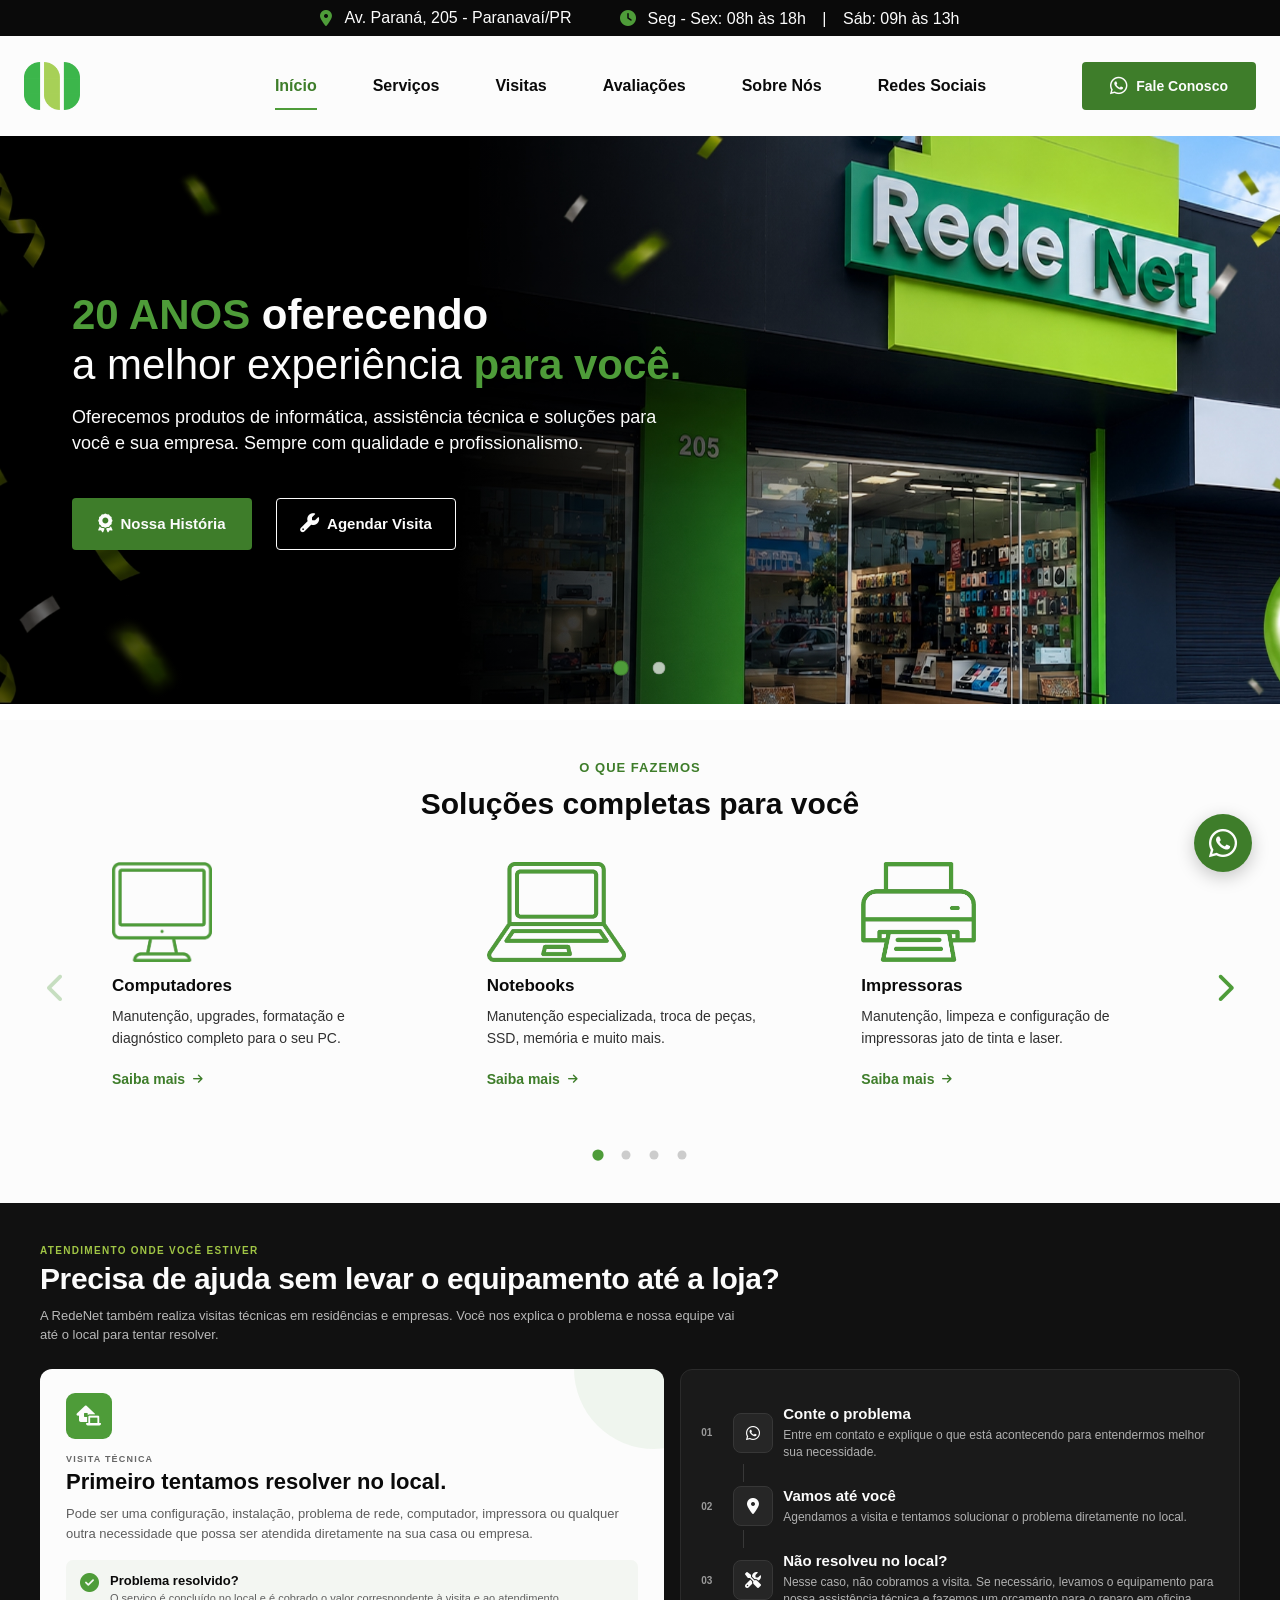
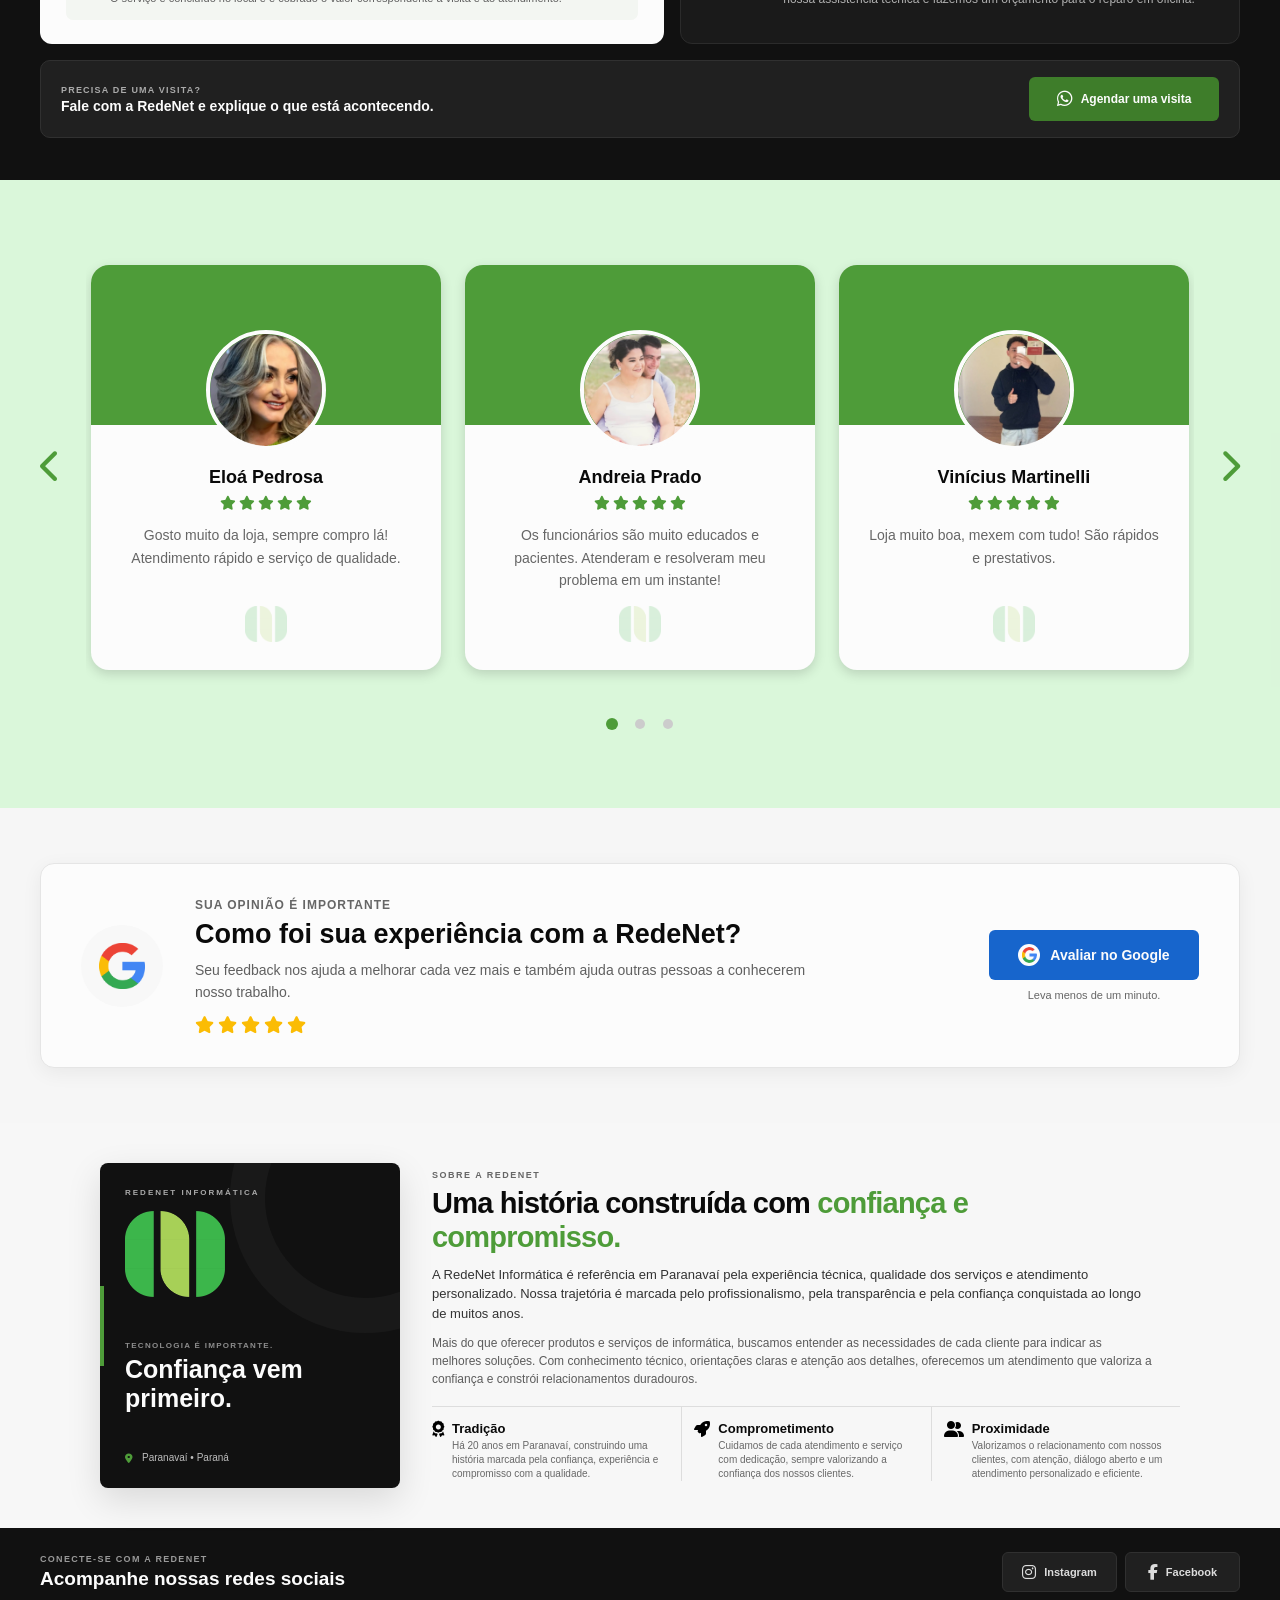
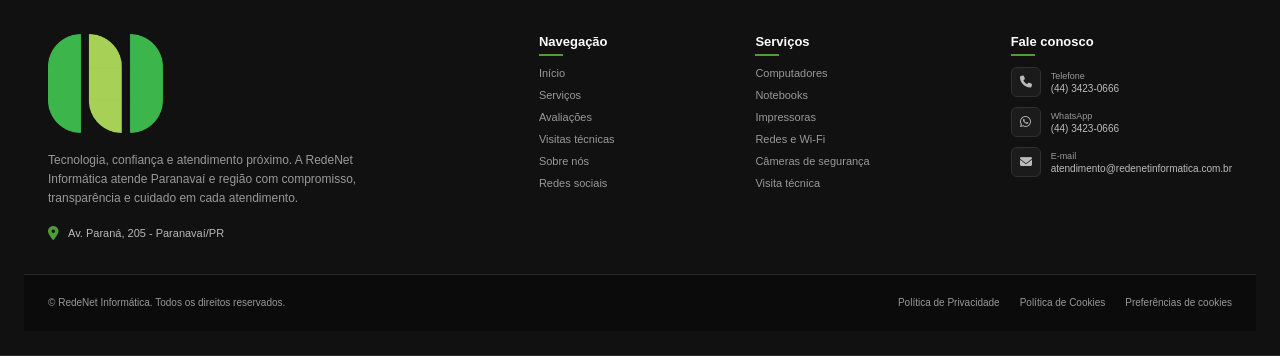
<file: index.html>
<!DOCTYPE html>
<html lang="pt-BR">
<head>
    <meta charset="UTF-8">
    <meta name="viewport" content="width=device-width, initial-scale=1.0">
    <title>Rede Net Informática - Paranavaí</title>

    <link rel="stylesheet" href="css/global.css">
    <link rel="stylesheet" href="css/header.css">
    <link rel="stylesheet" href="css/hero.css">
    <link rel="stylesheet" href="css/reviews.css">
    <link rel="stylesheet" href="css/services/services.css">
    <link rel="stylesheet" href="css/services/services_modal.css">
    <link rel="stylesheet" href="css/technical_visit.css">
    <link rel="stylesheet" href="css/google_reviews.css">
    <link rel="stylesheet" href="css/about_us.css">
    <link rel="stylesheet" href="css/social_media.css">
    <link rel="stylesheet" href="css/footer.css">
    <link rel="stylesheet" href="css/cookies.css">

    <link rel="icon" type="image/png" href="assets/favicon.png">
    <link rel="stylesheet" href="https://cdnjs.cloudflare.com/ajax/libs/font-awesome/6.7.2/css/all.min.css">
</head>
<body>
    <a class="skipLink" href="#mainContent">Pular para o conteúdo</a>

    <header>
        <div class="info">
            <a href="https://share.google/7xHJjoZGep4e3vBHG" target="_blank" rel="noopener noreferrer">
                <i class="fa-solid fa-location-dot" aria-hidden="true"></i>
                Av. Paraná, 205 - Paranavaí/PR
            </a>

            <a href="https://share.google/7xHJjoZGep4e3vBHG" target="_blank" rel="noopener noreferrer">
                <i class="fa-solid fa-clock" aria-hidden="true"></i>
                Seg - Sex: 08h às 18h⠀ | ⠀Sáb: 09h às 13h
            </a>
        </div>

        <nav class="navBar" aria-label="Navegação principal">
            <a href="#inicio" class="logoLink">
                <img src="assets/horizontal_logo.avif" alt="Rede Net Informática" id="desktopLogo" class="logo">
                <img src="assets/logo_extensed.avif" alt="Rede Net Informática" id="mobileLogo" class="logo">
            </a>

            <div class="navRight">
                <div class="menu" id="mainMenu">
                    <a href="#inicio">Início</a>
                    <a href="#servicos">Serviços</a>
                    <a href="#visitas">Visitas</a>
                    <a href="#avaliacoes">Avaliações</a>
                    <a href="#sobre">Sobre Nós</a>
                    <a href="#redes">Redes Sociais</a>
                </div>

                <a href="https://wa.me/554434230666" target="_blank" rel="noopener noreferrer" class="whatsapp">
                    <i class="fa-brands fa-whatsapp" aria-hidden="true"></i>
                    Fale Conosco
                </a>

                <button type="button" class="menuToggle" aria-label="Abrir menu" aria-controls="mainMenu" aria-expanded="false">
                    <i class="fa-solid fa-bars menuIcon barsIcon" aria-hidden="true"></i>
                    <i class="fa-solid fa-xmark menuIcon closeIcon" aria-hidden="true"></i>
                </button>
            </div>
        </nav>
    </header>

    <main id="mainContent">

        <!-- HERO SECTION -->
        <section class="hero" id="inicio" aria-label="Banner Rede Net Informática">
            <div class="heroTrack">

                <!-- banner -->
                <div class="heroSlide heroSlideTwo" aria-hidden="true" inert>
                    <div class="heroContent">
                        <h1>
                            <strong><span>20 ANOS</span> oferecendo</strong><br>
                            a melhor experiência <span>para você.</span>

                            <br>
                        </h1>

                        <p>
                            Oferecemos produtos de informática, assistência técnica e soluções para você e sua empresa.
                            Sempre com qualidade e profissionalismo.
                        </p>

                        <div class="heroButtons">
                            <a href="#sobre" class="heroPrimary">
                                <i class="fa-solid fa-award" aria-hidden="true"></i>
                                Nossa História
                            </a>

                            <a href="#visitas" class="heroSecondary">
                                <i class="fa-solid fa-wrench" aria-hidden="true"></i>
                                Agendar Visita
                            </a>
                        </div>
                    </div>
                </div>

                <!-- banner -->
                <div class="heroSlide heroSlideOne" aria-hidden="true" inert>
                    <div class="heroContent">
                        <h1>
                            <strong>Tecnologia, manutenção</strong><br>
                            e soluções para o <span>seu dia a dia</span>
                        </h1>
                        <p>
                            Assistência técnica especializada em computadores, notebooks,
                            impressoras e muito mais.
                        </p>

                        <div class="heroButtons">
                            <a href="#avaliacoes" class="heroWhatsapp">
                                <i class="fa-solid fa-comments" aria-hidden="true"></i>
                                Depoimentos
                            </a>
                            <a href="#servicos" class="heroServices">
                                <i class="fa-solid fa-star" aria-hidden="true"></i>
                                Nossos Serviços
                            </a>
                        </div>
                    </div>
                </div>
            </div>

            <div class="heroDots" role="group" aria-label="Selecionar banner">
                <button type="button" class="heroDot active" aria-label="Mostrar banner dos 20 anos"
                    aria-current="true"></button>

                <button type="button" class="heroDot" aria-label="Mostrar banner principal" aria-current="false"></button>
            </div>
        </section>

        <!-- SERVICES SECTION -->
        <section class="services" id="servicos">
            <div class="servicesTitle">
                <span>O QUE FAZEMOS</span>
                <h2>Soluções completas para você</h2>

                <!-- MOBILE DIV -->
                <div class="titleLine"></div>
            </div>

            <div class="servicesCarousel">
                <button type="button" class="serviceArrow servicePrev" aria-label="Serviço anterior">
                    <i class="fa-solid fa-chevron-left" aria-hidden="true"></i>
                </button>

                <div class="servicesSlider" role="region" aria-label="Carrossel de serviços">
                    <div class="servicesTrack">
                        <article class="serviceCard">
                            <div class="serviceIcon">
                                <img src="assets/icons/computer_icon.avif" alt="">
                            </div>

                            <div class="serviceText">
                                <h3>Computadores</h3>
                                <p>
                                    Manutenção, upgrades, formatação e diagnóstico
                                    completo para o seu PC.
                                </p>

                                <button type="button" class="serviceMore" data-service="computadores" aria-haspopup="dialog" aria-controls="serviceModal">
                                    Saiba mais
                                    <i class="fa-solid fa-arrow-right" aria-hidden="true"></i>
                                </button>
                            </div>
                        </article>

                        <article class="serviceCard">
                            <div class="serviceIcon">
                                <img src="assets/icons/notebook_icon.avif" alt="">
                            </div>

                            <div class="serviceText">
                                <h3>Notebooks</h3>
                                <p>
                                    Manutenção especializada, troca de peças,
                                    SSD, memória e muito mais.
                                </p>

                                <button type="button" class="serviceMore" data-service="notebooks" aria-haspopup="dialog" aria-controls="serviceModal">
                                    Saiba mais
                                    <i class="fa-solid fa-arrow-right" aria-hidden="true"></i>
                                </button>
                            </div>
                        </article>

                        <article class="serviceCard">
                            <div class="serviceIcon">
                                <img src="assets/icons/printer_icon.avif" alt="">
                            </div>

                            <div class="serviceText">
                                <h3>Impressoras</h3>
                                <p>
                                    Manutenção, limpeza e configuração de impressoras
                                    jato de tinta e laser.
                                </p>

                                <button type="button" class="serviceMore" data-service="impressoras" aria-haspopup="dialog" aria-controls="serviceModal">
                                    Saiba mais
                                    <i class="fa-solid fa-arrow-right" aria-hidden="true"></i>
                                </button>
                            </div>
                        </article>

                        <article class="serviceCard">
                            <div class="serviceIcon">
                                <img src="assets/icons/gamer_icon.avif" alt="">
                            </div>

                            <div class="serviceText">
                                <h3>PC Gamer</h3>
                                <p>
                                    Montagem personalizada, upgrades e acessórios
                                    para seu setup gamer.
                                </p>

                                <button type="button" class="serviceMore" data-service="pcgamer" aria-haspopup="dialog" aria-controls="serviceModal">
                                    Saiba mais
                                    <i class="fa-solid fa-arrow-right" aria-hidden="true"></i>
                                </button>
                            </div>
                        </article>

                        <article class="serviceCard">
                            <div class="serviceIcon">
                                <img src="assets/icons/ethernet_icon.avif" alt="">
                            </div>

                            <div class="serviceText">
                                <h3>Rede Ethernet e Wifi</h3>
                                <p>
                                    Configuramos sua wifi ou cabo de rede
                                    na sua casa. Além de fazermos cabos de rede
                                    do tamanho que desejar.
                                </p>

                                <button type="button" class="serviceMore" data-service="redes" aria-haspopup="dialog" aria-controls="serviceModal">
                                    Saiba mais
                                    <i class="fa-solid fa-arrow-right" aria-hidden="true"></i>
                                </button>
                            </div>
                        </article>

                        <article class="serviceCard">
                            <div class="serviceIcon">
                                <img src="assets/icons/camera_icon.avif" alt="">
                            </div>

                            <div class="serviceText">
                                <h3>Cameras de Segurança</h3>
                                <p>
                                    Configuramos suas cameras de segurança
                                    na sua própria residência ou empresa.
                                </p>

                                <button type="button" class="serviceMore" data-service="cameras" aria-haspopup="dialog" aria-controls="serviceModal">
                                    Saiba mais
                                    <i class="fa-solid fa-arrow-right" aria-hidden="true"></i>
                                </button>
                            </div>
                        </article>
                    </div>
                </div>

                <button type="button" class="serviceArrow serviceNext" aria-label="Próximo serviço">
                    <i class="fa-solid fa-chevron-right" aria-hidden="true"></i>
                </button>
            </div>

            <div class="serviceDots" role="group" aria-label="Navegação dos serviços"></div>
        </section>

        <div class="serviceModal" id="serviceModal">
            <div class="serviceModalOverlay" aria-hidden="true"></div>
            <div class="serviceModalBox" role="dialog" aria-modal="true" aria-labelledby="modalTitle" tabindex="-1">
                <button type="button" class="serviceModalClose" aria-label="Fechar modal">
                    <i class="fa-solid fa-xmark" aria-hidden="true"></i>
                </button>

                <div class="serviceModalHeader">
                    <div class="serviceModalIcon">
                        <i id="modalIcon" class="fa-solid fa-laptop" aria-hidden="true"></i>
                    </div>

                    <div class="serviceModalTitle">
                        <span>SERVIÇOS REDENET</span>

                        <h2 id="modalTitle">Notebooks</h2>
                        <p id="modalDescription">
                            Manutenção especializada para notebooks.
                        </p>
                    </div>
                </div>

                <div class="serviceModalLine"></div>

                <div class="serviceModalContent">
                    <h3>Como podemos ajudar?</h3>

                    <div class="serviceModalItems" id="modalItems"></div>
                    <div class="serviceModalInfo">
                        <i class="fa-solid fa-circle-info" aria-hidden="true"></i>

                        <p id="modalInfo">
                            Traga seu equipamento até a RedeNet para uma avaliação.
                        </p>
                    </div>
                </div>

                <div class="serviceModalFooter">
                    <a href="https://wa.me/554434230666" target="_blank" rel="noopener noreferrer"
                        class="serviceModalWhatsapp">
                        <i class="fa-brands fa-whatsapp" aria-hidden="true"></i>
                        Solicitar orçamento
                    </a>

                    <button type="button" class="serviceModalBack">
                        Continuar navegando
                    </button>
                </div>
            </div>
        </div>

        <section class="technicalVisit" id="visitas">
            <div class="technicalVisitContainer">
                <div class="technicalVisitHeader">
                    <span class="technicalVisitLabel">
                        ATENDIMENTO ONDE VOCÊ ESTIVER
                    </span>

                    <h2>
                        Precisa de ajuda sem levar o equipamento até a loja?
                    </h2>
                    <p>
                        A RedeNet também realiza visitas técnicas em residências
                        e empresas. Você nos explica o problema e nossa equipe vai
                        até o local para tentar resolver.
                    </p>
                </div>

                <div class="technicalVisitContent">
                    <div class="technicalVisitMain">
                        <div class="technicalVisitIcon">
                            <i class="fa-solid fa-house-laptop" aria-hidden="true"></i>
                        </div>
                        <span class="technicalVisitSmall">
                            VISITA TÉCNICA
                        </span>

                        <h3>
                            Primeiro tentamos resolver no local.
                        </h3>
                        <p>
                            Pode ser uma configuração, instalação, problema de rede,
                            computador, impressora ou qualquer outra necessidade
                            que possa ser atendida diretamente na sua casa ou empresa.
                        </p>

                        <div class="technicalVisitHighlight">
                            <i class="fa-solid fa-circle-check" aria-hidden="true"></i>
                            <div>
                                <strong>Problema resolvido?</strong>
                                <span>
                                    O serviço é concluído no local e é cobrado
                                    o valor correspondente à visita e ao atendimento.
                                </span>
                            </div>
                        </div>
                    </div>

                    <div class="technicalVisitFlow">
                        <div class="technicalVisitStep">
                            <span class="technicalVisitNumber">
                                01
                            </span>

                            <div class="technicalVisitStepIcon">
                                <i class="fa-brands fa-whatsapp" aria-hidden="true"></i>
                            </div>

                            <div>
                                <h3>Conte o problema</h3>
                                <p>
                                    Entre em contato e explique o que está acontecendo
                                    para entendermos melhor sua necessidade.
                                </p>
                            </div>
                        </div>

                        <div class="technicalVisitLine"></div>

                        <div class="technicalVisitStep">
                            <span class="technicalVisitNumber">
                                02
                            </span>

                            <div class="technicalVisitStepIcon">
                                <i class="fa-solid fa-location-dot" aria-hidden="true"></i>
                            </div>

                            <div>
                                <h3>Vamos até você</h3>
                                <p>
                                    Agendamos a visita e tentamos solucionar
                                    o problema diretamente no local.
                                </p>
                            </div>
                        </div>

                        <div class="technicalVisitLine"></div>

                        <div class="technicalVisitStep">
                            <span class="technicalVisitNumber">
                                03
                            </span>

                            <div class="technicalVisitStepIcon">
                                <i class="fa-solid fa-screwdriver-wrench" aria-hidden="true"></i>
                            </div>

                            <div>
                                <h3>Não resolveu no local?</h3>
                                <p>
                                    Nesse caso, não cobramos a visita. Se necessário,
                                    levamos o equipamento para nossa assistência técnica
                                    e fazemos um orçamento para o reparo em oficina.
                                </p>
                            </div>
                        </div>
                    </div>
                </div>

                <div class="technicalVisitFooter">
                    <div>
                        <span>PRECISA DE UMA VISITA?</span>
                        <strong>
                            Fale com a RedeNet e explique o que está acontecendo.
                        </strong>
                    </div>

                    <a href="https://wa.me/554434230666" target="_blank" rel="noopener noreferrer"
                        class="technicalVisitButton">
                        <i class="fa-brands fa-whatsapp" aria-hidden="true"></i>

                        Agendar uma visita
                    </a>
                </div>
            </div>
        </section>

        <section class="reviews" id="avaliacoes">
            <div class="reviewsContainer">
                <button type="button" class="reviewArrow reviewPrev" aria-label="Avaliação anterior">
                    <i class="fa-solid fa-chevron-left" aria-hidden="true"></i>
                </button>

                <div class="reviewsSlider" role="region" aria-label="Carrossel de avaliações">
                    <div class="reviewsTrack">

                        <!-- Review1 -->
                        <div class="reviewCard">
                            <div class="reviewTop">
                                <img src="assets/reviewers/eloa_pedrosa.avif" alt="Foto de Eloá Pedrosa" class="reviewPerson">
                            </div>

                            <div class="reviewContent">
                                <h3>Eloá Pedrosa</h3>

                                <div class="reviewStars" role="img" aria-label="5 de 5 estrelas">
                                    <i class="fa-solid fa-star" aria-hidden="true"></i>
                                    <i class="fa-solid fa-star" aria-hidden="true"></i>
                                    <i class="fa-solid fa-star" aria-hidden="true"></i>
                                    <i class="fa-solid fa-star" aria-hidden="true"></i>
                                    <i class="fa-solid fa-star" aria-hidden="true"></i>
                                </div>

                                <p>
                                    Gosto muito da loja, sempre compro lá!
                                    Atendimento rápido e serviço de qualidade.
                                </p>

                                <img src="assets/favicon.png" alt="" class="reviewLogo">
                            </div>
                        </div>

                        <!-- Review2 -->
                        <div class="reviewCard">
                            <div class="reviewTop">
                                <img src="assets/reviewers/andreia_prado.avif" alt="Foto de Andreia Prado" class="reviewPerson">
                            </div>

                            <div class="reviewContent">
                                <h3>Andreia Prado</h3>

                                <div class="reviewStars" role="img" aria-label="5 de 5 estrelas">
                                    <i class="fa-solid fa-star" aria-hidden="true"></i>
                                    <i class="fa-solid fa-star" aria-hidden="true"></i>
                                    <i class="fa-solid fa-star" aria-hidden="true"></i>
                                    <i class="fa-solid fa-star" aria-hidden="true"></i>
                                    <i class="fa-solid fa-star" aria-hidden="true"></i>
                                </div>

                                <p>
                                    Os funcionários são muito educados e pacientes.
                                    Atenderam e resolveram meu problema em um instante!
                                </p>

                                <img src="assets/favicon.png" alt="" class="reviewLogo">
                            </div>
                        </div>

                        <!-- Review3 -->
                        <div class="reviewCard">
                            <div class="reviewTop">
                                <img src="assets/reviewers/vinicius_martinelli.avif" alt="Foto de Vinícius Martinelli" class="reviewPerson">
                            </div>

                            <div class="reviewContent">
                                <h3>Vinícius Martinelli</h3>

                                <div class="reviewStars" role="img" aria-label="5 de 5 estrelas">
                                    <i class="fa-solid fa-star" aria-hidden="true"></i>
                                    <i class="fa-solid fa-star" aria-hidden="true"></i>
                                    <i class="fa-solid fa-star" aria-hidden="true"></i>
                                    <i class="fa-solid fa-star" aria-hidden="true"></i>
                                    <i class="fa-solid fa-star" aria-hidden="true"></i>
                                </div>

                                <p>
                                    Loja muito boa, mexem com tudo! São rápidos e prestativos.
                                </p>

                                <img src="assets/favicon.png" alt="" class="reviewLogo">
                            </div>
                        </div>

                        <!-- Review4 -->
                        <div class="reviewCard">
                            <div class="reviewTop">
                                <img src="assets/reviewers/default.avif" alt="Foto de Vinicius Caleffi" class="reviewPerson">
                            </div>

                            <div class="reviewContent">
                                <h3>Vinicius Caleffi</h3>

                                <div class="reviewStars" role="img" aria-label="5 de 5 estrelas">
                                    <i class="fa-solid fa-star" aria-hidden="true"></i>
                                    <i class="fa-solid fa-star" aria-hidden="true"></i>
                                    <i class="fa-solid fa-star" aria-hidden="true"></i>
                                    <i class="fa-solid fa-star" aria-hidden="true"></i>
                                    <i class="fa-solid fa-star" aria-hidden="true"></i>
                                </div>

                                <p>
                                    Serviço bem feito, gente honesta e confiável.
                                </p>

                                <img src="assets/favicon.png" alt="" class="reviewLogo">
                            </div>
                        </div>

                        <!-- Review5 -->
                        <div class="reviewCard">
                            <div class="reviewTop">
                                <img src="assets/reviewers/jakeline_parron.avif" alt="Foto de Jakeline Parron" class="reviewPerson">
                            </div>

                            <div class="reviewContent">
                                <h3>Jakeline Parron</h3>

                                <div class="reviewStars" role="img" aria-label="5 de 5 estrelas">
                                    <i class="fa-solid fa-star" aria-hidden="true"></i>
                                    <i class="fa-solid fa-star" aria-hidden="true"></i>
                                    <i class="fa-solid fa-star" aria-hidden="true"></i>
                                    <i class="fa-solid fa-star" aria-hidden="true"></i>
                                    <i class="fa-solid fa-star" aria-hidden="true"></i>
                                </div>

                                <p>
                                    Incrivel variedade de produtos e serviços, gosto muito da loja.
                                </p>

                                <img src="assets/favicon.png" alt="" class="reviewLogo">
                            </div>
                        </div>

                    </div>
                </div>

                <button type="button" class="reviewArrow reviewNext" aria-label="Próxima avaliação">
                    <i class="fa-solid fa-chevron-right" aria-hidden="true"></i>
                </button>
            </div>

            <div class="reviewDots" role="group" aria-label="Navegação das avaliações"></div>
        </section>

        <section class="googleReviews">
            <div class="googleReviewsContainer">
                <div class="googleReviewsIcon">
                    <img src="assets/google_logo.avif" alt="Google">
                </div>

                <div class="googleReviewsContent">
                    <span>SUA OPINIÃO É IMPORTANTE</span>

                    <h2>Como foi sua experiência com a RedeNet?</h2>
                    <p>
                        Seu feedback nos ajuda a melhorar cada vez mais
                        e também ajuda outras pessoas a conhecerem nosso trabalho.
                    </p>

                    <div class="googleReviewsStars" role="img" aria-label="5 estrelas">
                        <i class="fa-solid fa-star" aria-hidden="true"></i>
                        <i class="fa-solid fa-star" aria-hidden="true"></i>
                        <i class="fa-solid fa-star" aria-hidden="true"></i>
                        <i class="fa-solid fa-star" aria-hidden="true"></i>
                        <i class="fa-solid fa-star" aria-hidden="true"></i>
                    </div>
                </div>

                <div class="googleReviewsAction">
                    <a href="https://search.google.com/local/writereview?placeid=ChIJy7AXHPqXkpQR2KSYTKijC3Y"
                        target="_blank" rel="noopener noreferrer" class="googleReviewButton">
                        <img src="assets/google_logo.avif" alt="">
                        Avaliar no Google
                    </a>

                    <small>
                        Leva menos de um minuto.
                    </small>
                </div>
            </div>
        </section>

        <section class="aboutUs" id="sobre">
            <div class="aboutUsContainer">
                <div class="aboutUsIdentity">
                    <div class="aboutUsBrand">
                        <span class="aboutUsSmall">REDENET INFORMÁTICA</span>

                        <img src="assets/horizontal_logo.avif" alt="RedeNet Informática">
                    </div>

                    <div class="aboutUsStatement">
                        <span>TECNOLOGIA É IMPORTANTE.</span>

                        <strong>
                            Confiança vem primeiro.
                        </strong>
                    </div>

                    <div class="aboutUsLocation">
                        <i class="fa-solid fa-location-dot" aria-hidden="true"></i>

                        <span>
                            Paranavaí • Paraná
                        </span>
                    </div>
                </div>

                <div class="aboutUsContent">
                    <span class="aboutUsLabel">
                        SOBRE A REDENET
                    </span>

                    <h2>
                        Uma história construída com
                        <span>confiança e compromisso.</span>
                    </h2>

                    <p class="aboutUsIntro">
                        A RedeNet Informática é referência em Paranavaí pela
                        experiência técnica, qualidade dos serviços e atendimento personalizado.
                        Nossa trajetória é marcada pelo profissionalismo, pela transparência
                        e pela confiança conquistada ao longo de muitos anos.
                    </p>
                    <p>
                        Mais do que oferecer produtos e serviços de informática,
                        buscamos entender as necessidades de cada cliente para indicar as melhores soluções.
                        Com conhecimento técnico, orientações claras e atenção aos detalhes,
                        oferecemos um atendimento que valoriza a confiança e constrói relacionamentos duradouros.
                    </p>

                    <div class="aboutUsValues">
                        <div class="aboutUsValue">
                            <i class="fa-solid fa-award" aria-hidden="true"></i>

                            <div>
                                <h3>Tradição</h3>

                                <p>
                                   Há 20 anos em Paranavaí, construindo uma história marcada pela
                                   confiança, experiência e compromisso com a qualidade.
                                </p>
                            </div>
                        </div>

                        <div class="aboutUsValue">
                            <i class="fa-solid fa-rocket" aria-hidden="true"></i>

                            <div>
                                <h3>Comprometimento</h3>

                                <p>
                                    Cuidamos de cada atendimento e serviço com dedicação,
                                    sempre valorizando a confiança dos nossos clientes.
                                </p>
                            </div>
                        </div>

                        <div class="aboutUsValue">
                            <i class="fa-solid fa-user-group" aria-hidden="true"></i>

                            <div>
                                <h3>Proximidade</h3>
                                <p>
                                    Valorizamos o relacionamento com nossos clientes, com atenção, diálogo aberto
                                    e um atendimento personalizado e eficiente.
                                </p>
                            </div>
                        </div>
                    </div>
                </div>
            </div>
        </section>

    </main>

    <section class="socialMedia" id="redes">
        <div class="socialMediaContainer">
            <div class="socialMediaText">
                <span>CONECTE-SE COM A REDENET</span>

                <h2>
                    Acompanhe nossas redes sociais
                </h2>
            </div>
            <div class="socialMediaLinks">
                <a href="https://instagram.com/redenet.informatica" target="_blank" rel="noopener noreferrer" class="socialInstagram" aria-label="Instagram da RedeNet">
                    <i class="fa-brands fa-instagram" aria-hidden="true"></i>

                    <span>Instagram</span>
                </a>

                <a href="https://facebook.com/redenetinfo" target="_blank" rel="noopener noreferrer" class="socialFacebook" aria-label="Facebook da RedeNet">
                    <i class="fa-brands fa-facebook-f" aria-hidden="true"></i>

                    <span>Facebook</span>
                </a>
            </div>
        </div>

        <footer class="footer">
            <div class="footerMain">
                <div class="footerContainer">

                    <!-- About -->
                    <div class="footerBrand">
                        <a href="#inicio" class="footerLogo">
                            <img src="assets/horizontal_logo.avif" alt="RedeNet Informática">
                        </a>

                        <p>
                            Tecnologia, confiança e atendimento próximo.
                            A RedeNet Informática atende Paranavaí e região
                            com compromisso, transparência e cuidado em
                            cada atendimento.
                        </p>

                        <div class="footerAddress">
                            <i class="fa-solid fa-location-dot" aria-hidden="true"></i>
                            <a href="https://share.google/7xHJjoZGep4e3vBHG" target="_blank" rel="noopener noreferrer" rel="noopener noreferrer">
                                Av. Paraná, 205 - Paranavaí/PR
                            </a>
                        </div>
                    </div>


                    <!-- Navbar -->

                    <nav class="footerColumn" aria-label="Navegação do rodapé">
                        <h3>Navegação</h3>

                        <a href="#inicio">Início</a>
                        <a href="#servicos">Serviços</a>
                        <a href="#avaliacoes">Avaliações</a>
                        <a href="#visitas">Visitas técnicas</a>
                        <a href="#sobre">Sobre nós</a>
                        <a href="#redes">Redes sociais</a>
                    </nav>

                    <!-- Services -->
                    <nav class="footerColumn" aria-label="Serviços da RedeNet">
                        <h3>Serviços</h3>

                        <a href="#servicos">
                            Computadores
                        </a>
                        <a href="#servicos">
                            Notebooks
                        </a>
                        <a href="#servicos">
                            Impressoras
                        </a>
                        <a href="#servicos">
                            Redes e Wi-Fi
                        </a>
                        <a href="#servicos">
                            Câmeras de segurança
                        </a>
                        <a href="#visitas">
                            Visita técnica
                        </a>
                    </nav>

                    <!-- CONTACT -->
                    <address class="footerColumn footerContact">
                        <h3>Fale conosco</h3>

                        <a href="tel:+554434230666">
                            <i class="fa-solid fa-phone" aria-hidden="true"></i>
                            <div>
                                <span>Telefone</span>
                                <strong>(44) 3423-0666</strong>
                            </div>
                        </a>

                        <a href="https://wa.me/554434230666" target="_blank" rel="noopener noreferrer">
                            <i class="fa-brands fa-whatsapp" aria-hidden="true"></i>
                            <div>
                                <span>WhatsApp</span>
                                <strong>(44) 3423-0666</strong>
                            </div>
                        </a>

                        <a href="mailto:atendimento@redenetinformatica.com.br">
                            <i class="fa-solid fa-envelope" aria-hidden="true"></i>

                            <div>
                                <span>E-mail</span>
                                <strong>atendimento@redenetinformatica.com.br</strong>
                            </div>
                        </a>
                    </address>
                </div>
            </div>

            <!-- Others -->
            <div class="footerBottom">
                <div class="footerBottomContainer">
                    <p>
                        © <span id="footerYear"></span>
                        RedeNet Informática. Todos os direitos reservados.
                    </p>

                    <nav class="footerLegal" aria-label="Informações legais">
                        <a href="/politica-de-privacidade/">Política de Privacidade</a>
                        <a href="/politica-de-cookies/">Política de Cookies</a>
                        <button type="button" class="cookiePreferencesLink" data-cookie-preferences>
                            Preferências de cookies
                        </button>
                    </nav>
                </div>
            </div>
        </footer>

        <button type="button" class="backToTop" id="backToTop" aria-label="Voltar ao topo">
            <i class="fa-solid fa-chevron-up" aria-hidden="true"></i>
        </button>
    </section>

    <a href="https://wa.me/554434230666" target="_blank" rel="noopener noreferrer" class="floatingWhatsapp" aria-label="Fale conosco pelo WhatsApp">
        <i class="fa-brands fa-whatsapp" aria-hidden="true"></i>
    </a>

    <script src="js/main.js"></script>
    <script src="js/reviews.js"></script>
    <script src="js/hero.js"></script>
    <script src="js/services/services.js"></script>
    <script src="js/services/services_modal.js"></script>
    <script src="js/cookies.js"></script>
</body>
</html>
</file>
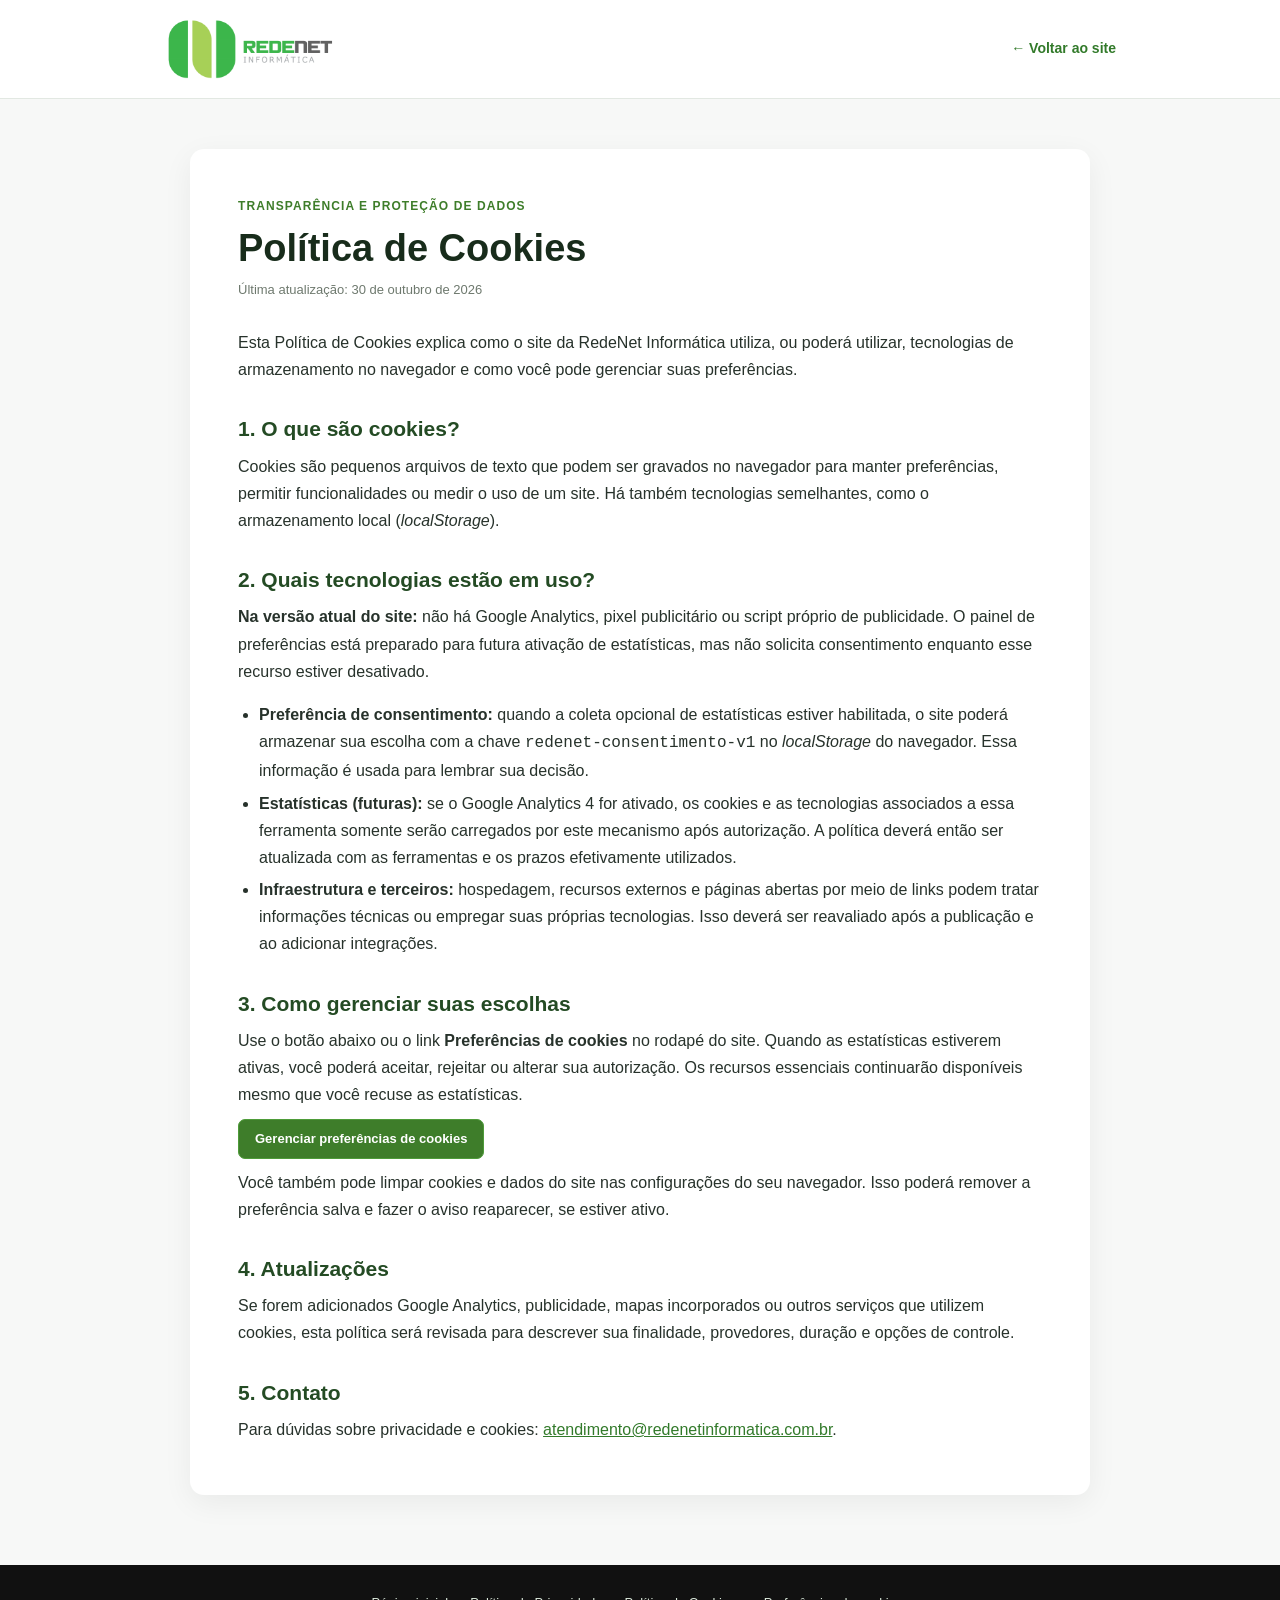
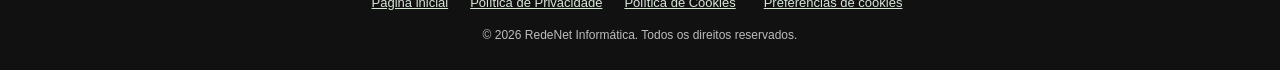
<file: politica-de-cookies/index.html>
<!DOCTYPE html>
<html lang="pt-BR">

<head>
    <meta charset="UTF-8">
    <meta name="viewport" content="width=device-width, initial-scale=1.0">
    <meta name="robots" content="index,follow">
    <title>Política de Cookies | RedeNet Informática</title>
    <meta name="description"
        content="Informações sobre cookies e preferências de privacidade no site da RedeNet Informática.">
    <link rel="icon" href="/assets/favicon.png" type="image/png">
    <link rel="stylesheet" href="/css/legal.css">
    <link rel="stylesheet" href="/css/cookies.css">
</head>

<body>
    <a class="legalSkip" href="#conteudo">Pular para o conteúdo</a>

    <header class="legalHeader">
        <div class="legalHeaderInner">
            <a class="legalLogo" href="/" aria-label="Ir para a página inicial da RedeNet">
                <img src="/assets/logo_extensed.avif" alt="RedeNet Informática">
            </a>
            <a class="legalBack" href="/">← Voltar ao site</a>
        </div>
    </header>
    <main class="legalMain" id="conteudo">
        <span class="legalKicker">Transparência e proteção de dados</span>
        <h1>Política de Cookies</h1>
        <p class="legalUpdated">Última atualização: 30 de outubro de 2026</p>

        <p>Esta Política de Cookies explica como o site da RedeNet Informática utiliza, ou poderá utilizar, tecnologias
            de armazenamento no navegador e como você pode gerenciar suas preferências.</p>
        <h2>1. O que são cookies?</h2>
        <p>Cookies são pequenos arquivos de texto que podem ser gravados no navegador para manter preferências, permitir
            funcionalidades ou medir o uso de um site. Há também tecnologias semelhantes, como o armazenamento local
            (<em>localStorage</em>).</p>
        <h2>2. Quais tecnologias estão em uso?</h2>
        <p><strong>Na versão atual do site:</strong> não há Google Analytics, pixel publicitário ou script próprio de
            publicidade. O painel de preferências está preparado para futura ativação de estatísticas, mas não solicita
            consentimento enquanto esse recurso estiver desativado.</p>
        <ul>
            <li><strong>Preferência de consentimento:</strong> quando a coleta opcional de estatísticas estiver
                habilitada, o site poderá armazenar sua escolha com a chave <code>redenet-consentimento-v1</code> no
                <em>localStorage</em> do navegador. Essa informação é usada para lembrar sua decisão.
            </li>
            <li><strong>Estatísticas (futuras):</strong> se o Google Analytics 4 for ativado, os cookies e as
                tecnologias associados a essa ferramenta somente serão carregados por este mecanismo após autorização. A
                política deverá então ser atualizada com as ferramentas e os prazos efetivamente utilizados.</li>
            <li><strong>Infraestrutura e terceiros:</strong> hospedagem, recursos externos e páginas abertas por meio de
                links podem tratar informações técnicas ou empregar suas próprias tecnologias. Isso deverá ser
                reavaliado após a publicação e ao adicionar integrações.</li>
        </ul>
        <h2>3. Como gerenciar suas escolhas</h2>
        <p>Use o botão abaixo ou o link <strong>Preferências de cookies</strong> no rodapé do site. Quando as
            estatísticas estiverem ativas, você poderá aceitar, rejeitar ou alterar sua autorização. Os recursos
            essenciais continuarão disponíveis mesmo que você recuse as estatísticas.</p>
        <p><button type="button" class="cookieBtn cookieBtnPrimary" data-cookie-preferences>Gerenciar preferências de
                cookies</button></p>
        <p>Você também pode limpar cookies e dados do site nas configurações do seu navegador. Isso poderá remover a
            preferência salva e fazer o aviso reaparecer, se estiver ativo.</p>
        <h2>4. Atualizações</h2>
        <p>Se forem adicionados Google Analytics, publicidade, mapas incorporados ou outros serviços que utilizem
            cookies, esta política será revisada para descrever sua finalidade, provedores, duração e opções de
            controle.</p>
        <h2>5. Contato</h2>
        <p>Para dúvidas sobre privacidade e cookies: <a
                href="mailto:atendimento@redenetinformatica.com.br">atendimento@redenetinformatica.com.br</a>.</p>
    </main>
    <footer class="legalFooter">
        <div class="legalFooterInner">
            <a href="/">Página inicial</a>
            <a href="/politica-de-privacidade/">Política de Privacidade</a>
            <a href="/politica-de-cookies/">Política de Cookies</a>
            <button type="button" data-cookie-preferences>Preferências de cookies</button>
        </div>
        <p>© 2026 RedeNet Informática. Todos os direitos reservados.</p>
    </footer>
    <script src="/js/cookies.js"></script>
</body>
</html>
</file>
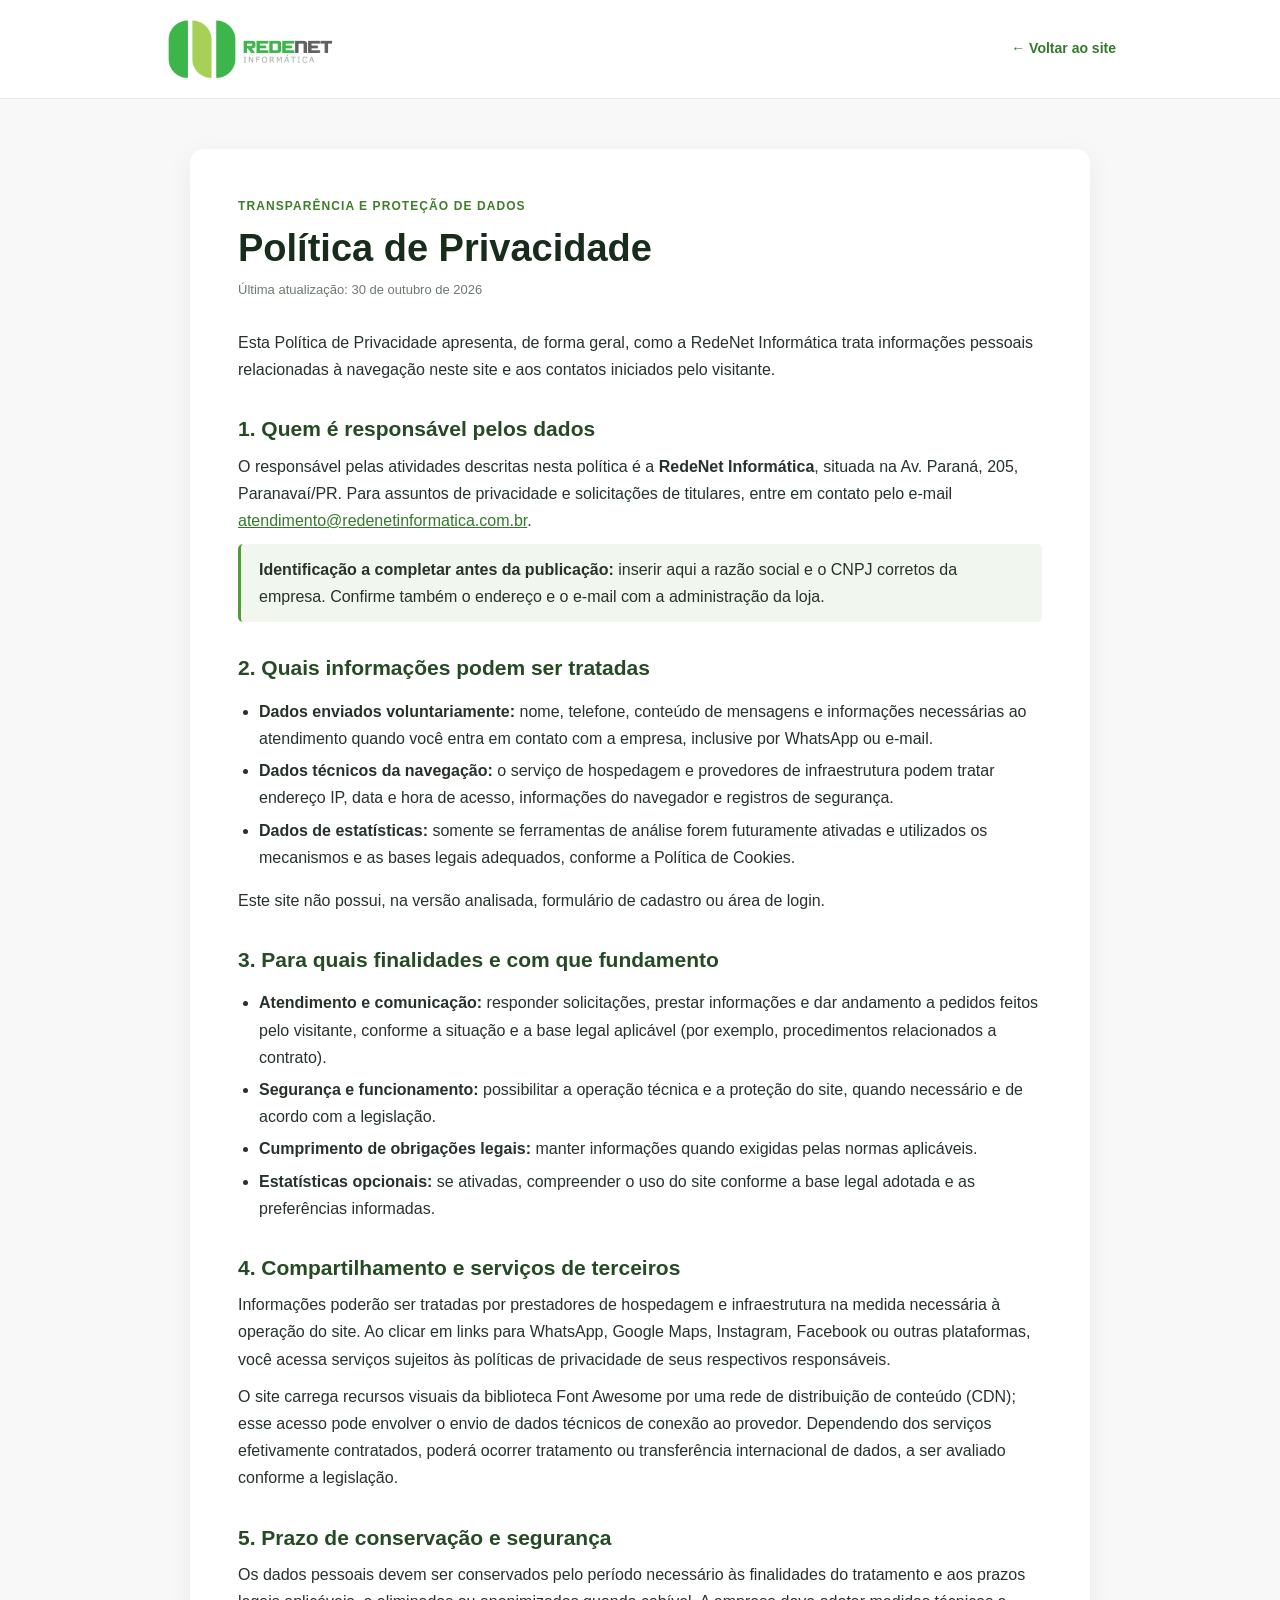
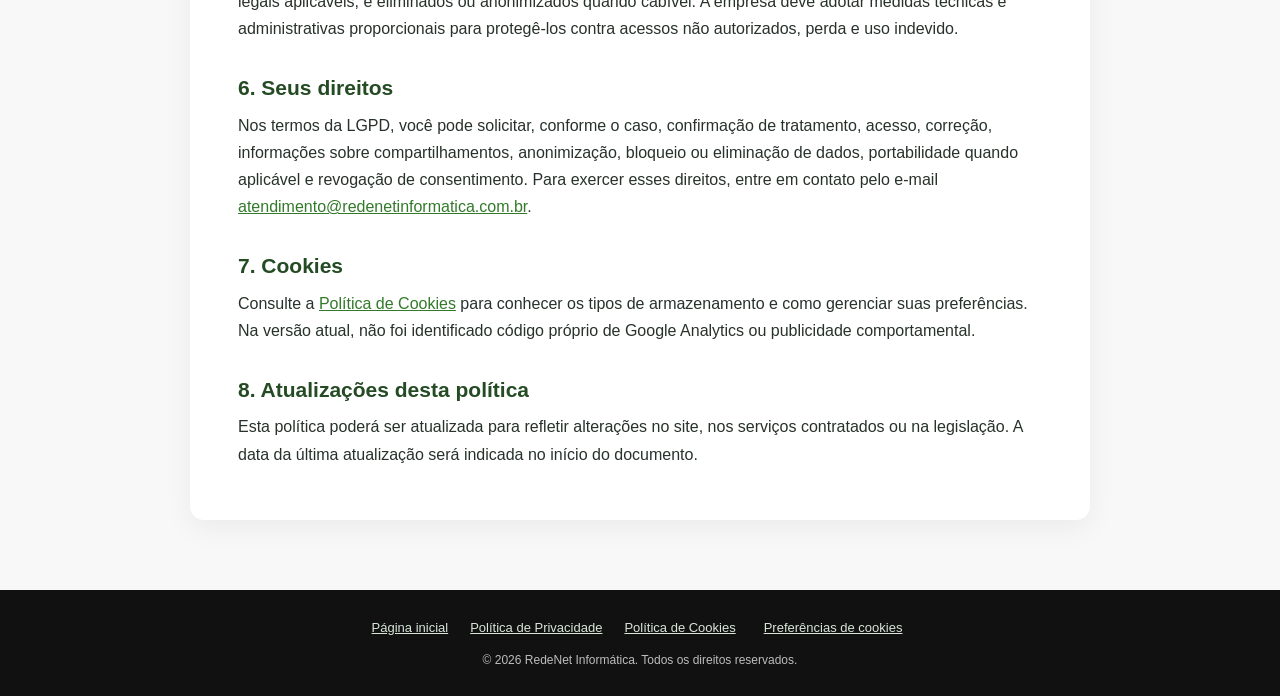
<file: politica-de-privacidade/index.html>
<!DOCTYPE html>
<html lang="pt-BR">

<head>
    <meta charset="UTF-8">
    <meta name="viewport" content="width=device-width, initial-scale=1.0">
    <meta name="robots" content="index,follow">
    <title>Política de Privacidade | RedeNet Informática</title>
    <meta name="description" content="Como a RedeNet Informática trata dados pessoais e protege a sua privacidade.">
    <link rel="icon" href="/assets/favicon.png" type="image/png">
    <link rel="stylesheet" href="/css/legal.css">
    <link rel="stylesheet" href="/css/cookies.css">
</head>

<body>
    <a class="legalSkip" href="#conteudo">Pular para o conteúdo</a>

    <header class="legalHeader">
        <div class="legalHeaderInner">
            <a class="legalLogo" href="/" aria-label="Ir para a página inicial da RedeNet">
                <img src="/assets/logo_extensed.avif" alt="RedeNet Informática">
            </a>
            <a class="legalBack" href="/">← Voltar ao site</a>
        </div>
    </header>
    <main class="legalMain" id="conteudo">
        <span class="legalKicker">Transparência e proteção de dados</span>
        <h1>Política de Privacidade</h1>
        <p class="legalUpdated">Última atualização: 30 de outubro de 2026</p>

        <p>Esta Política de Privacidade apresenta, de forma geral, como a RedeNet Informática trata informações pessoais
            relacionadas à navegação neste site e aos contatos iniciados pelo visitante.</p>
        <h2>1. Quem é responsável pelos dados</h2>
        <p>O responsável pelas atividades descritas nesta política é a <strong>RedeNet Informática</strong>, situada na
            Av. Paraná, 205, Paranavaí/PR. Para assuntos de privacidade e solicitações de titulares, entre em contato
            pelo e-mail <a
                href="mailto:atendimento@redenetinformatica.com.br">atendimento@redenetinformatica.com.br</a>.</p>
        <p class="legalNote"><strong>Identificação a completar antes da publicação:</strong> inserir aqui a razão social
            e o CNPJ corretos da empresa. Confirme também o endereço e o e-mail com a administração da loja.</p>
        <h2>2. Quais informações podem ser tratadas</h2>
        <ul>
            <li><strong>Dados enviados voluntariamente:</strong> nome, telefone, conteúdo de mensagens e informações
                necessárias ao atendimento quando você entra em contato com a empresa, inclusive por WhatsApp ou e-mail.
            </li>
            <li><strong>Dados técnicos da navegação:</strong> o serviço de hospedagem e provedores de infraestrutura
                podem tratar endereço IP, data e hora de acesso, informações do navegador e registros de segurança.</li>
            <li><strong>Dados de estatísticas:</strong> somente se ferramentas de análise forem futuramente ativadas e
                utilizados os mecanismos e as bases legais adequados, conforme a Política de Cookies.</li>
        </ul>
        <p>Este site não possui, na versão analisada, formulário de cadastro ou área de login.</p>
        <h2>3. Para quais finalidades e com que fundamento</h2>
        <ul>
            <li><strong>Atendimento e comunicação:</strong> responder solicitações, prestar informações e dar andamento
                a pedidos feitos pelo visitante, conforme a situação e a base legal aplicável (por exemplo,
                procedimentos relacionados a contrato).</li>
            <li><strong>Segurança e funcionamento:</strong> possibilitar a operação técnica e a proteção do site, quando
                necessário e de acordo com a legislação.</li>
            <li><strong>Cumprimento de obrigações legais:</strong> manter informações quando exigidas pelas normas
                aplicáveis.</li>
            <li><strong>Estatísticas opcionais:</strong> se ativadas, compreender o uso do site conforme a base legal
                adotada e as preferências informadas.</li>
        </ul>
        <h2>4. Compartilhamento e serviços de terceiros</h2>
        <p>Informações poderão ser tratadas por prestadores de hospedagem e infraestrutura na medida necessária à
            operação do site. Ao clicar em links para WhatsApp, Google Maps, Instagram, Facebook ou outras plataformas,
            você acessa serviços sujeitos às políticas de privacidade de seus respectivos responsáveis.</p>
        <p>O site carrega recursos visuais da biblioteca Font Awesome por uma rede de distribuição de conteúdo (CDN);
            esse acesso pode envolver o envio de dados técnicos de conexão ao provedor. Dependendo dos serviços
            efetivamente contratados, poderá ocorrer tratamento ou transferência internacional de dados, a ser avaliado
            conforme a legislação.</p>
        <h2>5. Prazo de conservação e segurança</h2>
        <p>Os dados pessoais devem ser conservados pelo período necessário às finalidades do tratamento e aos prazos
            legais aplicáveis, e eliminados ou anonimizados quando cabível. A empresa deve adotar medidas técnicas e
            administrativas proporcionais para protegê-los contra acessos não autorizados, perda e uso indevido.</p>
        <h2>6. Seus direitos</h2>
        <p>Nos termos da LGPD, você pode solicitar, conforme o caso, confirmação de tratamento, acesso, correção,
            informações sobre compartilhamentos, anonimização, bloqueio ou eliminação de dados, portabilidade quando
            aplicável e revogação de consentimento. Para exercer esses direitos, entre em contato pelo e-mail <a
                href="mailto:atendimento@redenetinformatica.com.br">atendimento@redenetinformatica.com.br</a>.</p>
        <h2>7. Cookies</h2>
        <p>Consulte a <a href="/politica-de-cookies/">Política de Cookies</a> para conhecer os tipos de armazenamento e como
            gerenciar suas preferências. Na versão atual, não foi identificado código próprio de Google Analytics ou
            publicidade comportamental.</p>
        <h2>8. Atualizações desta política</h2>
        <p>Esta política poderá ser atualizada para refletir alterações no site, nos serviços contratados ou na
            legislação. A data da última atualização será indicada no início do documento.</p>
    </main>
    <footer class="legalFooter">
        <div class="legalFooterInner">
            <a href="/">Página inicial</a>
            <a href="/politica-de-privacidade/">Política de Privacidade</a>
            <a href="/politica-de-cookies/">Política de Cookies</a>
            <button type="button" data-cookie-preferences>Preferências de cookies</button>
        </div>
        <p>© 2026 RedeNet Informática. Todos os direitos reservados.</p>
    </footer>
    <script src="/js/cookies.js"></script>
</body>
</html>
</file>
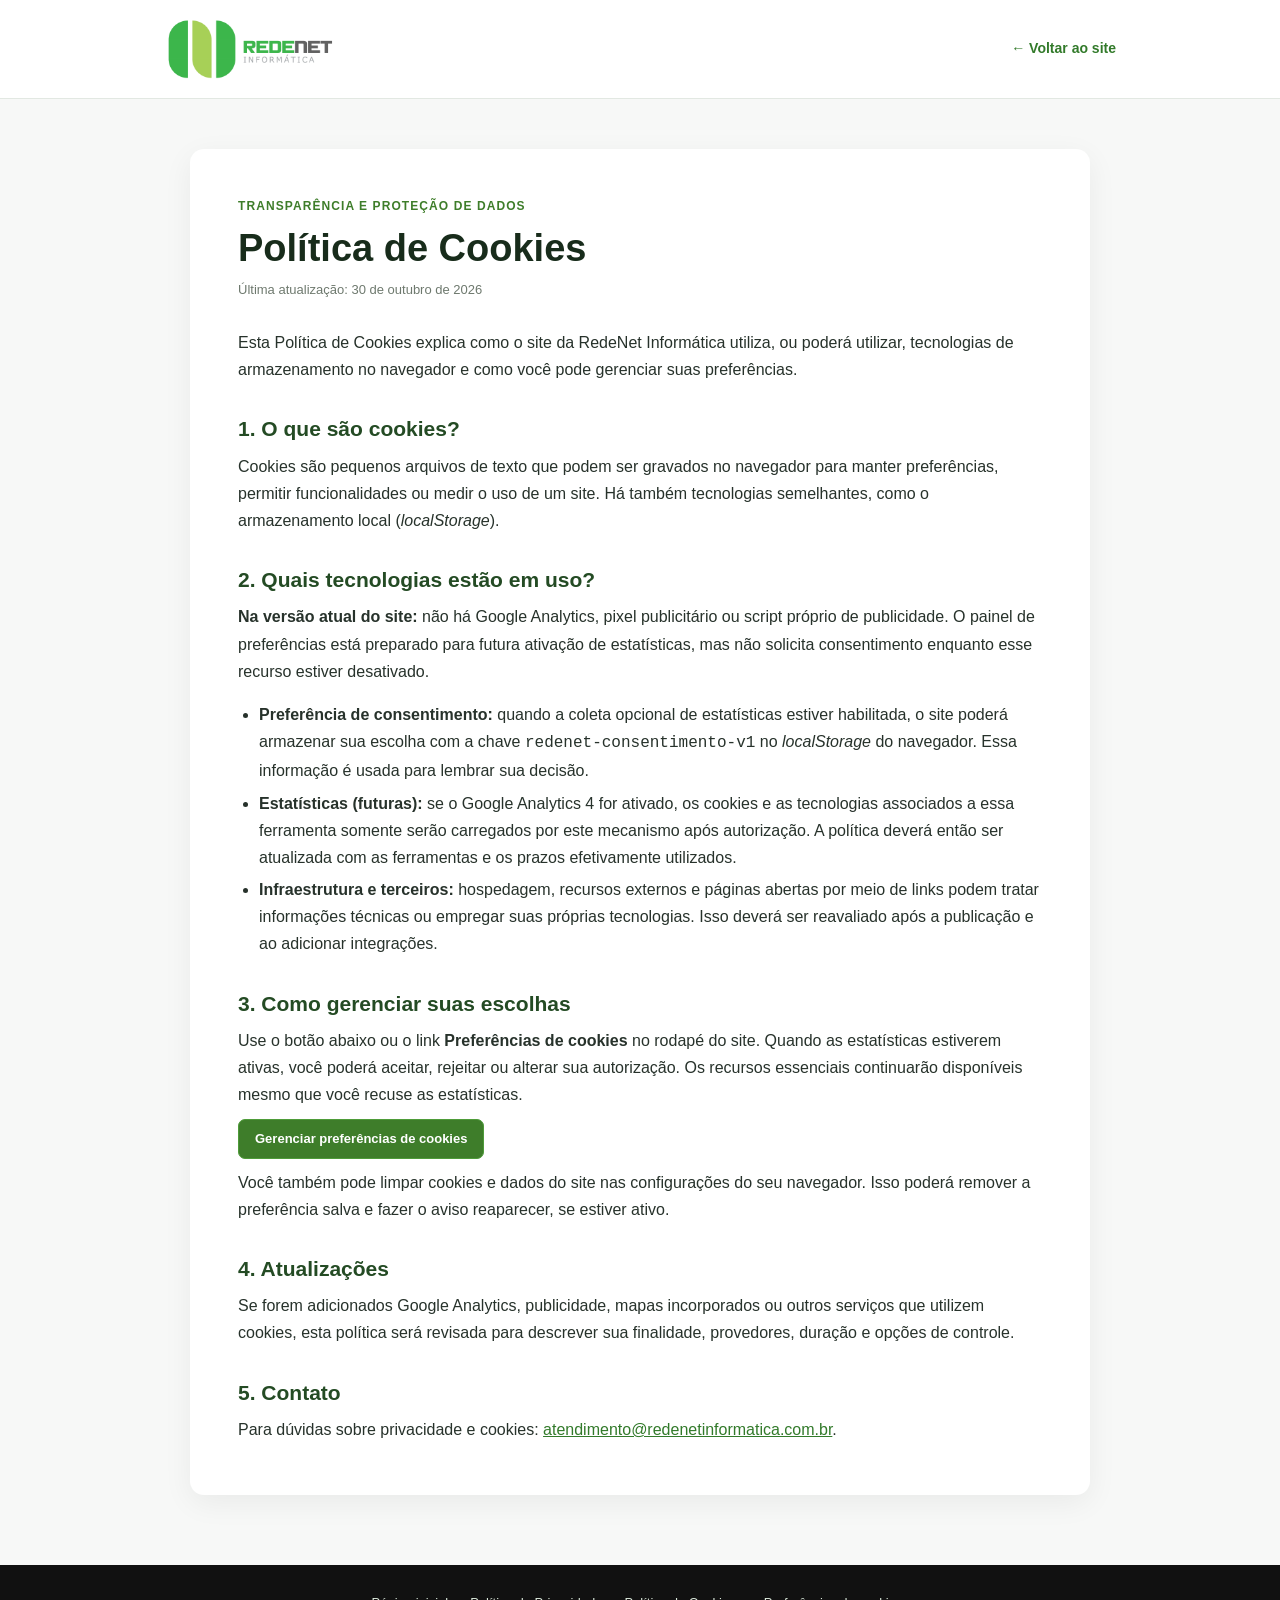
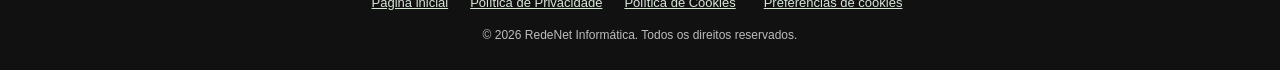
<file: cookies.html>
<!DOCTYPE html>
<html lang="pt-BR">

<head>
    <meta charset="UTF-8">
    <meta name="viewport" content="width=device-width, initial-scale=1.0">
    <meta name="robots" content="index,follow">
    <title>Política de Cookies | RedeNet Informática</title>
    <meta name="description"
        content="Informações sobre cookies e preferências de privacidade no site da RedeNet Informática.">
    <link rel="icon" href="assets/favicon.png" type="image/png">
    <link rel="stylesheet" href="css/legal.css">
    <link rel="stylesheet" href="css/cookies.css">
</head>

<body>
    <a class="legalSkip" href="#conteudo">Pular para o conteúdo</a>

    <header class="legalHeader">
        <div class="legalHeaderInner">
            <a class="legalLogo" href="index.html" aria-label="Ir para a página inicial da RedeNet">
                <img src="assets/logo_extensed.avif" alt="RedeNet Informática">
            </a>
            <a class="legalBack" href="index.html">← Voltar ao site</a>
        </div>
    </header>
    <main class="legalMain" id="conteudo">
        <span class="legalKicker">Transparência e proteção de dados</span>
        <h1>Política de Cookies</h1>
        <p class="legalUpdated">Última atualização: 30 de outubro de 2026</p>

        <p>Esta Política de Cookies explica como o site da RedeNet Informática utiliza, ou poderá utilizar, tecnologias
            de armazenamento no navegador e como você pode gerenciar suas preferências.</p>
        <h2>1. O que são cookies?</h2>
        <p>Cookies são pequenos arquivos de texto que podem ser gravados no navegador para manter preferências, permitir
            funcionalidades ou medir o uso de um site. Há também tecnologias semelhantes, como o armazenamento local
            (<em>localStorage</em>).</p>
        <h2>2. Quais tecnologias estão em uso?</h2>
        <p><strong>Na versão atual do site:</strong> não há Google Analytics, pixel publicitário ou script próprio de
            publicidade. O painel de preferências está preparado para futura ativação de estatísticas, mas não solicita
            consentimento enquanto esse recurso estiver desativado.</p>
        <ul>
            <li><strong>Preferência de consentimento:</strong> quando a coleta opcional de estatísticas estiver
                habilitada, o site poderá armazenar sua escolha com a chave <code>redenet-consentimento-v1</code> no
                <em>localStorage</em> do navegador. Essa informação é usada para lembrar sua decisão.
            </li>
            <li><strong>Estatísticas (futuras):</strong> se o Google Analytics 4 for ativado, os cookies e as
                tecnologias associados a essa ferramenta somente serão carregados por este mecanismo após autorização. A
                política deverá então ser atualizada com as ferramentas e os prazos efetivamente utilizados.</li>
            <li><strong>Infraestrutura e terceiros:</strong> hospedagem, recursos externos e páginas abertas por meio de
                links podem tratar informações técnicas ou empregar suas próprias tecnologias. Isso deverá ser
                reavaliado após a publicação e ao adicionar integrações.</li>
        </ul>
        <h2>3. Como gerenciar suas escolhas</h2>
        <p>Use o botão abaixo ou o link <strong>Preferências de cookies</strong> no rodapé do site. Quando as
            estatísticas estiverem ativas, você poderá aceitar, rejeitar ou alterar sua autorização. Os recursos
            essenciais continuarão disponíveis mesmo que você recuse as estatísticas.</p>
        <p><button type="button" class="cookieBtn cookieBtnPrimary" data-cookie-preferences>Gerenciar preferências de
                cookies</button></p>
        <p>Você também pode limpar cookies e dados do site nas configurações do seu navegador. Isso poderá remover a
            preferência salva e fazer o aviso reaparecer, se estiver ativo.</p>
        <h2>4. Atualizações</h2>
        <p>Se forem adicionados Google Analytics, publicidade, mapas incorporados ou outros serviços que utilizem
            cookies, esta política será revisada para descrever sua finalidade, provedores, duração e opções de
            controle.</p>
        <h2>5. Contato</h2>
        <p>Para dúvidas sobre privacidade e cookies: <a
                href="mailto:atendimento@redenetinformatica.com.br">atendimento@redenetinformatica.com.br</a>.</p>
    </main>
    <footer class="legalFooter">
        <div class="legalFooterInner">
            <a href="index.html">Página inicial</a>
            <a href="privacidade.html">Política de Privacidade</a>
            <a href="cookies.html">Política de Cookies</a>
            <button type="button" data-cookie-preferences>Preferências de cookies</button>
        </div>
        <p>© 2026 RedeNet Informática. Todos os direitos reservados.</p>
    </footer>
    <script src="js/cookies.js"></script>
</body>
</html>
</file>
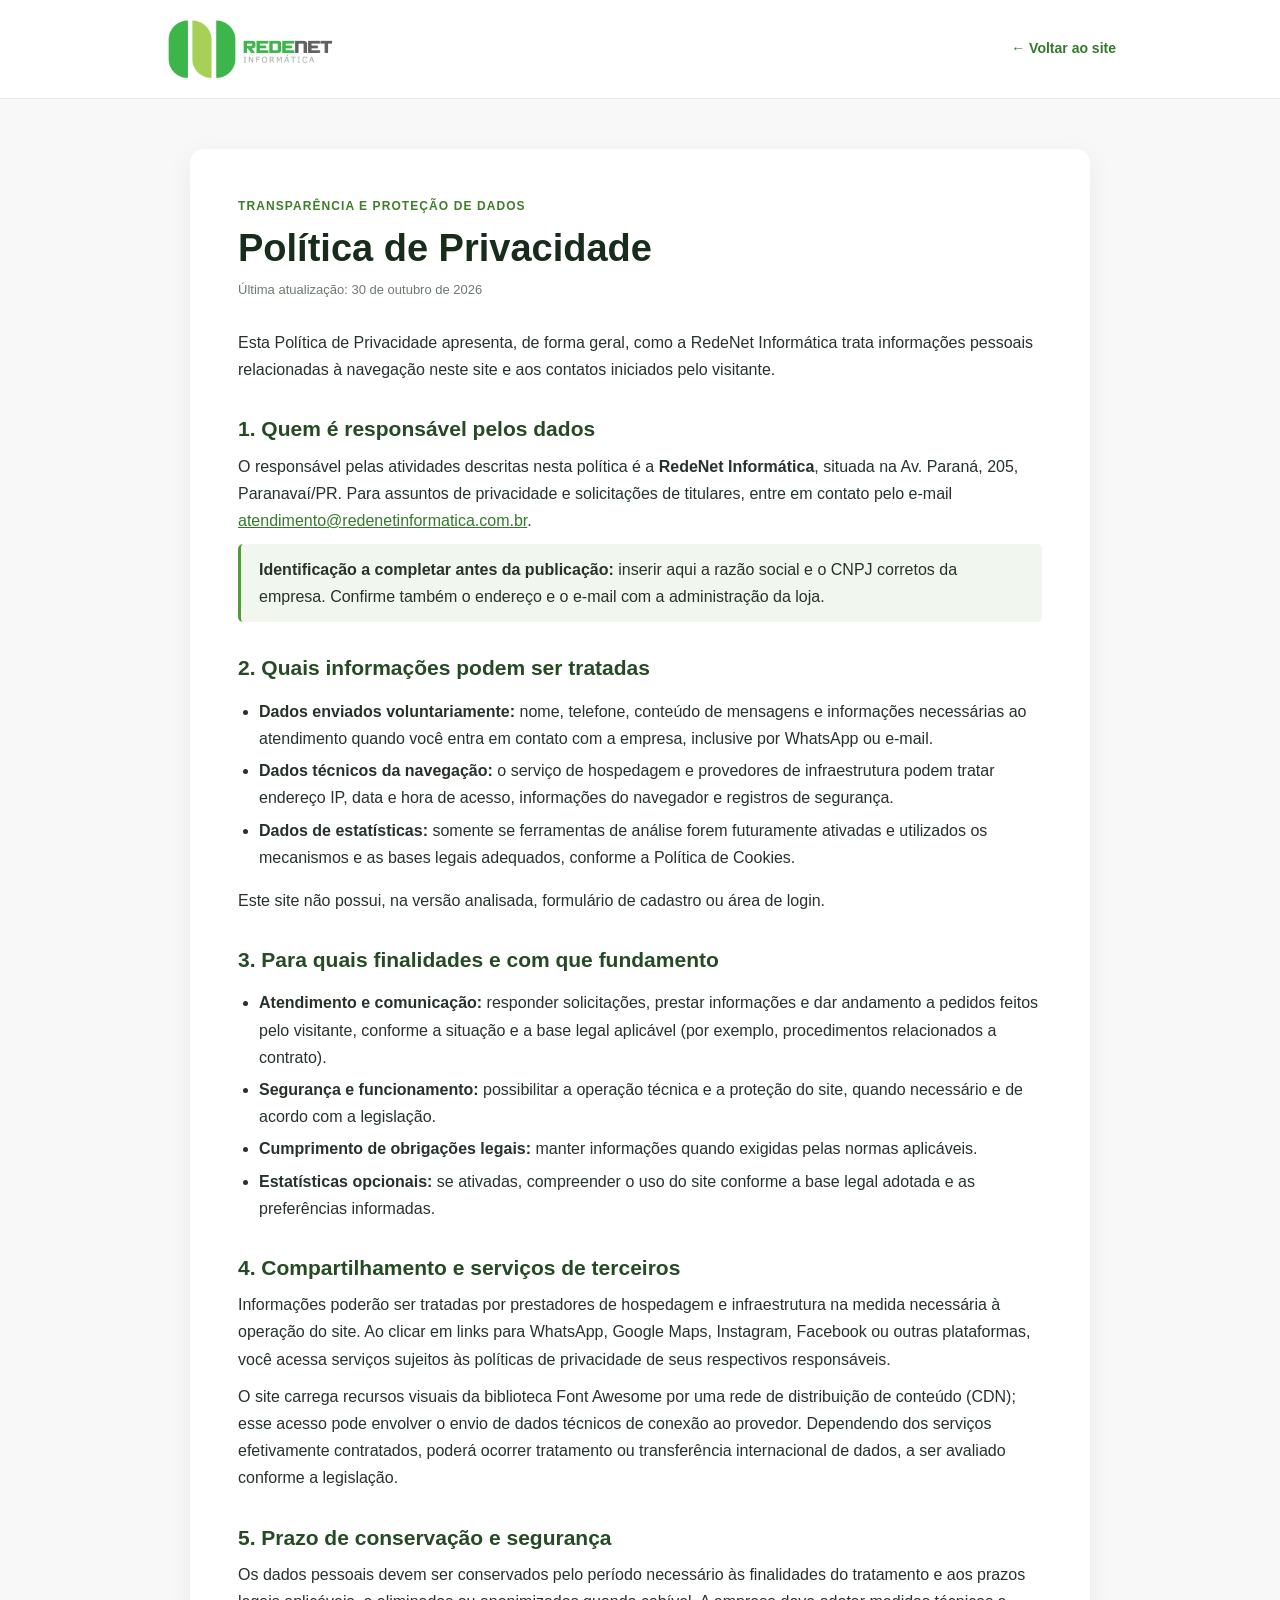
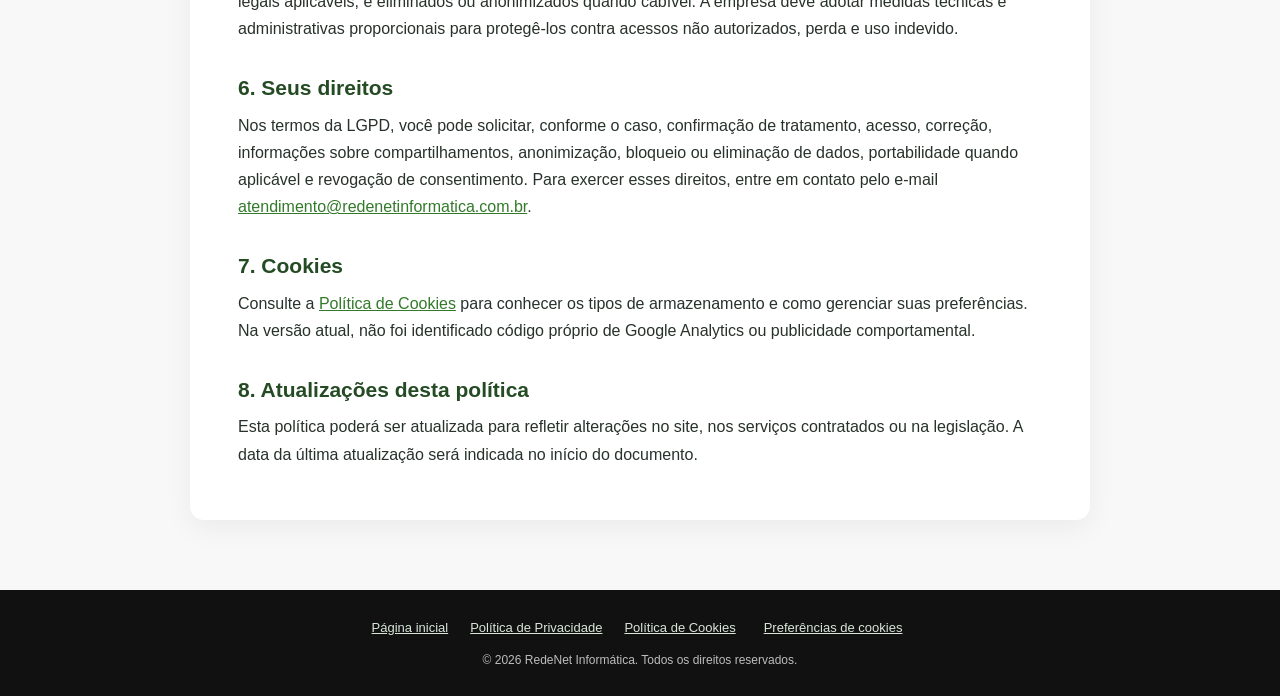
<file: privacidade.html>
<!DOCTYPE html>
<html lang="pt-BR">

<head>
    <meta charset="UTF-8">
    <meta name="viewport" content="width=device-width, initial-scale=1.0">
    <meta name="robots" content="index,follow">
    <title>Política de Privacidade | RedeNet Informática</title>
    <meta name="description" content="Como a RedeNet Informática trata dados pessoais e protege a sua privacidade.">
    <link rel="icon" href="assets/favicon.png" type="image/png">
    <link rel="stylesheet" href="css/legal.css">
    <link rel="stylesheet" href="css/cookies.css">
</head>

<body>
    <a class="legalSkip" href="#conteudo">Pular para o conteúdo</a>

    <header class="legalHeader">
        <div class="legalHeaderInner">
            <a class="legalLogo" href="index.html" aria-label="Ir para a página inicial da RedeNet">
                <img src="assets/logo_extensed.avif" alt="RedeNet Informática">
            </a>
            <a class="legalBack" href="index.html">← Voltar ao site</a>
        </div>
    </header>
    <main class="legalMain" id="conteudo">
        <span class="legalKicker">Transparência e proteção de dados</span>
        <h1>Política de Privacidade</h1>
        <p class="legalUpdated">Última atualização: 30 de outubro de 2026</p>

        <p>Esta Política de Privacidade apresenta, de forma geral, como a RedeNet Informática trata informações pessoais
            relacionadas à navegação neste site e aos contatos iniciados pelo visitante.</p>
        <h2>1. Quem é responsável pelos dados</h2>
        <p>O responsável pelas atividades descritas nesta política é a <strong>RedeNet Informática</strong>, situada na
            Av. Paraná, 205, Paranavaí/PR. Para assuntos de privacidade e solicitações de titulares, entre em contato
            pelo e-mail <a
                href="mailto:atendimento@redenetinformatica.com.br">atendimento@redenetinformatica.com.br</a>.</p>
        <p class="legalNote"><strong>Identificação a completar antes da publicação:</strong> inserir aqui a razão social
            e o CNPJ corretos da empresa. Confirme também o endereço e o e-mail com a administração da loja.</p>
        <h2>2. Quais informações podem ser tratadas</h2>
        <ul>
            <li><strong>Dados enviados voluntariamente:</strong> nome, telefone, conteúdo de mensagens e informações
                necessárias ao atendimento quando você entra em contato com a empresa, inclusive por WhatsApp ou e-mail.
            </li>
            <li><strong>Dados técnicos da navegação:</strong> o serviço de hospedagem e provedores de infraestrutura
                podem tratar endereço IP, data e hora de acesso, informações do navegador e registros de segurança.</li>
            <li><strong>Dados de estatísticas:</strong> somente se ferramentas de análise forem futuramente ativadas e
                utilizados os mecanismos e as bases legais adequados, conforme a Política de Cookies.</li>
        </ul>
        <p>Este site não possui, na versão analisada, formulário de cadastro ou área de login.</p>
        <h2>3. Para quais finalidades e com que fundamento</h2>
        <ul>
            <li><strong>Atendimento e comunicação:</strong> responder solicitações, prestar informações e dar andamento
                a pedidos feitos pelo visitante, conforme a situação e a base legal aplicável (por exemplo,
                procedimentos relacionados a contrato).</li>
            <li><strong>Segurança e funcionamento:</strong> possibilitar a operação técnica e a proteção do site, quando
                necessário e de acordo com a legislação.</li>
            <li><strong>Cumprimento de obrigações legais:</strong> manter informações quando exigidas pelas normas
                aplicáveis.</li>
            <li><strong>Estatísticas opcionais:</strong> se ativadas, compreender o uso do site conforme a base legal
                adotada e as preferências informadas.</li>
        </ul>
        <h2>4. Compartilhamento e serviços de terceiros</h2>
        <p>Informações poderão ser tratadas por prestadores de hospedagem e infraestrutura na medida necessária à
            operação do site. Ao clicar em links para WhatsApp, Google Maps, Instagram, Facebook ou outras plataformas,
            você acessa serviços sujeitos às políticas de privacidade de seus respectivos responsáveis.</p>
        <p>O site carrega recursos visuais da biblioteca Font Awesome por uma rede de distribuição de conteúdo (CDN);
            esse acesso pode envolver o envio de dados técnicos de conexão ao provedor. Dependendo dos serviços
            efetivamente contratados, poderá ocorrer tratamento ou transferência internacional de dados, a ser avaliado
            conforme a legislação.</p>
        <h2>5. Prazo de conservação e segurança</h2>
        <p>Os dados pessoais devem ser conservados pelo período necessário às finalidades do tratamento e aos prazos
            legais aplicáveis, e eliminados ou anonimizados quando cabível. A empresa deve adotar medidas técnicas e
            administrativas proporcionais para protegê-los contra acessos não autorizados, perda e uso indevido.</p>
        <h2>6. Seus direitos</h2>
        <p>Nos termos da LGPD, você pode solicitar, conforme o caso, confirmação de tratamento, acesso, correção,
            informações sobre compartilhamentos, anonimização, bloqueio ou eliminação de dados, portabilidade quando
            aplicável e revogação de consentimento. Para exercer esses direitos, entre em contato pelo e-mail <a
                href="mailto:atendimento@redenetinformatica.com.br">atendimento@redenetinformatica.com.br</a>.</p>
        <h2>7. Cookies</h2>
        <p>Consulte a <a href="cookies.html">Política de Cookies</a> para conhecer os tipos de armazenamento e como
            gerenciar suas preferências. Na versão atual, não foi identificado código próprio de Google Analytics ou
            publicidade comportamental.</p>
        <h2>8. Atualizações desta política</h2>
        <p>Esta política poderá ser atualizada para refletir alterações no site, nos serviços contratados ou na
            legislação. A data da última atualização será indicada no início do documento.</p>
    </main>
    <footer class="legalFooter">
        <div class="legalFooterInner">
            <a href="index.html">Página inicial</a>
            <a href="privacidade.html">Política de Privacidade</a>
            <a href="cookies.html">Política de Cookies</a>
            <button type="button" data-cookie-preferences>Preferências de cookies</button>
        </div>
        <p>© 2026 RedeNet Informática. Todos os direitos reservados.</p>
    </footer>
    <script src="js/cookies.js"></script>
</body>
</html>
</file>
<file: css/global.css>
* {
    box-sizing: border-box;
    margin: 0;
    padding: 0
}

html {
    scroll-behavior: smooth;
    scroll-padding-top: var(--headerOffset, 140px)
}

body {
    --green: #4e9c39;
    --lightGreen: #a0c545;
    --darkGreen: #3e7d2a;
    --grey: #373e3d;
    --black: #0a0a0a;
    --white: #fcfcfc;
    font-family: Arial, Helvetica, sans-serif
}

/* Acessibilidade */

a:focus-visible,
button:focus-visible,
input:focus-visible {
    outline: 3px solid #327a2a;
    outline-offset: 3px
}

.skipLink {
    position: fixed;
    top: 10px;
    left: 10px;
    z-index: 5000;
    padding: 10px 14px;
    color: var(--white);
    background: var(--darkGreen);
    border-radius: 5px;
    text-decoration: none;
    transform: translateY(-150%);
    transition: transform .2s ease
}

.skipLink:focus {
    transform: translateY(0)
}

/* WhatsApp flutuante */

.floatingWhatsapp {
    position: fixed;
    right: 28px;
    bottom: 28px;
    width: 58px;
    height: 58px;
    display: flex;
    align-items: center;
    justify-content: center;
    color: var(--white);
    background-color: var(--darkGreen);
    border-radius: 50%;
    box-shadow: 0 5px 18px rgba(0, 0, 0, .22);
    text-decoration: none;
    z-index: 900;
    transition: all .3s ease-in-out
}

.floatingWhatsapp i {
    font-size: 32px
}

.floatingWhatsapp:hover {
    background-color: #315f23;
    transform: translateY(-3px)
}

@media(max-width:600px) {
    .floatingWhatsapp {
        right: 18px;
        bottom: 18px;
        width: 54px;
        height: 54px
    }

    .floatingWhatsapp i {
        font-size: 29px
    }
}

@media(prefers-reduced-motion:reduce) {
    html {
        scroll-behavior: auto
    }

    *,
    *::before,
    *::after {
        animation-duration: .01ms !important;
        animation-iteration-count: 1 !important;
        transition-duration: .01ms !important
    }
}
</file>
<file: css/header.css>
/* HEADER */

header {
    background-color: var(--white);
    width: 100%;
    position: sticky;
    top: 0;
    z-index: 1000
}

.logoLink {
    display: flex;
    align-items: center
}

.logo {
    max-width: 56px
}

/* LOGOS */

header #desktopLogo {
    display: block
}

header #mobileLogo {
    display: none;
    width: clamp(116.2px, 33.2vw, 232.4px);
    max-width: 100%;
    height: auto;
    flex: 0 1 auto;
    min-width: 0;
    object-fit: contain
}

/* INFO */

.info {
    max-width: 100%;
    height: 36px;
    display: flex;
    align-items: center;
    justify-content: center;
    gap: 48px;
    background-color: var(--black)
}

.info a {
    text-decoration: none;
    color: var(--white);
    display: flex;
    align-items: center;
    gap: 12px;
    font-size: 16px
}

.info a:hover i {
    color: var(--lightGreen)
}

.info i {
    font-size: 16px;
    color: var(--green);
    transition: all 0.3s ease-in-out
}

/* NAVBAR */

.navBar {
    height: 100px;
    display: flex;
    align-items: center;
    justify-content: space-between;
    max-width: 1600px;
    margin: 0 auto;
    padding: 0 24px
}

.navRight {
    display: flex;
    align-items: center;
    gap: 96px
}

.menu {
    display: flex;
    align-items: center;
    gap: 56px
}

.menu a {
    position: relative;
    text-decoration: none;
    color: var(--black);
    font-size: 16px;
    font-weight: 600;
    transition: color 0.2s ease-in-out
}

.menu a:hover {
    color: var(--darkGreen)
}

.menu a.active {
    color: var(--darkGreen)
}

.menu a.active::after {
    content: "";
    position: absolute;
    width: 100%;
    height: 2px;
    left: 0;
    bottom: -15px;
    background-color: var(--green)
}

/* WHATSAPP NAVBAR */

.whatsapp {
    text-decoration: none;
    background-color: var(--darkGreen);
    color: var(--white);
    padding: 14px 28px;
    border-radius: 4px;
    font-size: 14px;
    font-weight: 600;
    display: flex;
    align-items: center;
    gap: 8px;
    transition: all 0.3s ease-in-out
}

.whatsapp i {
    font-size: 20px
}

.whatsapp:hover {
    background-color: #315f23
}

/* MENU TOGGLE */

.menuToggle {
    display: none
}

/* RESPONSIVIDADE */

/* TELAS ATE 1201PX */

@media(max-width:1201px) {
    .navBar {
        position: relative;
        padding: 0 20px;
        gap: 16px
    }

    .navRight {
        gap: 45px;
        flex-shrink: 0
    }

    .menu {
        gap: 28px
    }

    .whatsapp {
        display: none
    }
}

/* TABLETS - ATE 968PX */

@media(max-width:968px) {
    /* INFO */

    .info {
        height: auto;
        flex-direction: column;
        gap: 8px;
        padding: 14px 20px
    }

    .info a,
    .info i {
        font-size: 14px
    }

    /* NAVBAR */

    .navBar {
        gap: 12px
    }

    .navRight {
        gap: 16px
    }

    /* MENU */

    .menu {
        display: none
    }

    .menu.open {
        display: flex;
        position: absolute;
        top: 100%;
        left: 0;
        width: 100%;
        box-sizing: border-box;
        flex-direction: column;
        align-items: center;
        gap: 0;
        padding: 16px 20px;
        background-color: var(--white);
        box-shadow: 0 8px 18px rgba(0, 0, 0, 0.1);
        z-index: 1000
    }

    .menu.open a {
        width: 100%;
        box-sizing: border-box;
        padding: 14px 0;
        text-align: center;
        border-bottom: 1px solid #eeeeee
    }

    .menu.open a:last-child {
        border-bottom: none
    }

    .menu.open a.active::after {
        display: none
    }

    /* MENU TOGGLE */

    .menuToggle {
        display: flex;
        align-items: center;
        justify-content: center;
        position: relative;
        flex-shrink: 0;
        width: 32px;
        height: 32px;
        background: transparent;
        border: none;
        color: var(--black);
        cursor: pointer
    }

    .menuIcon {
        position: absolute;
        font-size: 26px;
        transition: opacity 0.25s ease,
            transform 0.25s ease
    }

    .barsIcon {
        opacity: 1;
        transform: rotate(0deg)
    }

    .closeIcon {
        opacity: 0;
        transform: rotate(-90deg)
    }

    .menuToggle.open .barsIcon {
        opacity: 0;
        transform: rotate(90deg)
    }

    .menuToggle.open .closeIcon {
        opacity: 1;
        transform: rotate(0deg)
    }
}

/* TROCA DE LOGOS - ATE 699PX */

@media(max-width:699px) {
    header #desktopLogo {
        display: none
    }

    header #mobileLogo {
        display: block
    }
}

/* SMARTPHONES - ATE 600PX */

@media(max-width:600px) {
    /* INFO */

    .info {
        gap: 7px;
        padding: 10px 12px
    }

    .info a {
        font-size: 12px
    }

    /* NAVBAR */

    .navBar {
        height: 92px;
        padding: 0 14px;
        gap: 8px
    }

    /* LOGO MOBILE - REDUCAO DE 17% */

    header #mobileLogo {
        width: clamp(99.6px, 39.84vw, 199.2px)
    }

    /* NAVBAR RIGHT */

    .navRight {
        gap: 10px
    }

    /* MENU TOGGLE */

    .menuToggle {
        width: 28px;
        height: 28px
    }

    .menuIcon {
        font-size: 24px
    }

    /* MENU ABERTO */

    .menu.open {
        padding: 12px 16px
    }
}
</file>
<file: css/hero.css>
/* HERO */

.hero {
    position: relative;
    width: 100%;
    height: 568px;
    overflow: hidden;
    /* Agora cada slide tem sua propria imagem de fundo. */
    background-image: none;
    background-color: var(--black)
}

/* CARROSSEL */

.heroTrack {
    position: absolute;
    inset: 0;
    width: 100%;
    height: 100%;
    display: flex;
    transition: transform 0.65s ease-in-out
}

.heroSlide {
    position: relative;
    width: 100%;
    min-width: 0;
    height: 100%;
    flex: 0 0 100%;
    display: flex;
    align-items: center;
    background-size: cover;
    background-position: center;
    background-repeat: no-repeat
}

/* IMAGENS DESKTOP */

.heroSlideOne {
    background-image: url("../assets/hero_banner.avif")
}

.heroSlideTwo {
    background-image: url("../assets/hero_banner2.avif")
}

/* Escurece apenas a lateral do banner de aniversario para manter a leitura. */

.heroSlideTwo::before {
    content: "";
    position: absolute;
    inset: 0;
    background: linear-gradient(90deg, rgba(0, 0, 0, 0.64), rgba(0, 0, 0, 0.16) 58%, transparent 85%);
    pointer-events: none
}

/* CONTEUDO DE CADA BANNER */

.heroContent {
    position: relative;
    z-index: 1;
    width: 100%;
    max-width: 1600px;
    margin: 0 auto;
    padding-left: 72px;
    color: var(--white)
}

.heroContent h1 {
    max-width: 650px;
    font-size: 42px;
    line-height: 1.18;
    font-weight: 400
}

.heroContent h1 strong {
    font-weight: 700
}

.heroContent h1 span {
    color: var(--green);
    font-weight: 600
}

.heroContent p {
    max-width: 620px;
    margin-top: 16px;
    font-size: 18px;
    line-height: 1.4
}

.heroButtons {
    display: flex;
    align-items: center;
    gap: 24px;
    margin-top: 42px
}

.heroButtons a {
    min-width: 180px;
    height: 52px;
    display: flex;
    align-items: center;
    justify-content: center;
    gap: 8px;
    text-decoration: none;
    font-size: 15px;
    font-weight: 600;
    border-radius: 4px;
    transition: all 0.3s ease-in-out
}

.heroWhatsapp,
.heroPrimary {
    color: var(--white);
    background-color: var(--darkGreen)
}

.heroWhatsapp:hover,
.heroPrimary:hover {
    background-color: #315f23
}

.heroWhatsapp i,
.heroPrimary i,
.heroSecondary i {
    font-size: 19px
}

.heroServices,
.heroSecondary {
    color: var(--white);
    border: 1px solid var(--white)
}

.heroServices:hover,
.heroSecondary:hover {
    color: var(--black);
    background-color: var(--white)
}

/* DOTS */

.heroDots {
    position: absolute;
    z-index: 3;
    left: 50%;
    bottom: 22px;
    transform: translateX(-50%);
    display: flex;
    align-items: center;
    justify-content: center;
    gap: 10px
}

.heroDot {
    position: relative;
    width: 28px;
    height: 28px;
    padding: 0;
    background: transparent;
    border: 0;
    border-radius: 50%;
    cursor: pointer
}

.heroDot::before {
    content: "";
    position: absolute;
    top: 50%;
    left: 50%;
    width: 11px;
    height: 11px;
    background-color: rgba(255,255,255,.7);
    border: 1px solid rgba(0,0,0,.2);
    border-radius: 50%;
    transform: translate(-50%,-50%);
    transition: all .3s ease-in-out
}

.heroDot.active::before {
    background-color: var(--green);
    transform: translate(-50%,-50%) scale(1.2)
}

/* RESPONSIVIDADE */

@media(max-width:968px) {
    .hero {
        height: 600px
    }

    .heroSlide {
        background-position: 65% center
    }

    /* IMAGENS MOBILE */

    .heroSlideOne {
        background-image: url("../assets/mobile_hero_banner.avif")
    }

    .heroSlideTwo {
        background-image: url("../assets/mobile_hero_banner2.avif")
    }

    /* Mesmo tratamento de contraste que o hero mobile original. */

    .heroSlide::before,
    .heroSlideTwo::before {
        content: "";
        position: absolute;
        inset: 0;
        background: linear-gradient(
            90deg,
            rgba(0, 0, 0, 0.9) 0%,
            rgba(0, 0, 0, 0.72) 46%,
            rgba(0, 0, 0, 0.18) 100%
        );
        pointer-events: none
    }

    .heroContent h1 {
        max-width: 500px;
        font-size: 38px
    }

    .heroContent p {
        max-width: 470px;
        font-size: 17px
    }
}

@media(max-width:600px) {
    .hero {
        height: 600px
    }

    .heroSlide {
        background-position: 65% center
    }

    .heroSlide::before,
    .heroSlideTwo::before {
        background: linear-gradient(
            90deg,
            rgba(0, 0, 0, 0.94) 0%,
            rgba(0, 0, 0, 0.72) 62%,
            rgba(0, 0, 0, 0.25) 100%
        )
    }

    .heroContent {
        padding: 0 20px
    }

    .heroContent h1 {
        max-width: 360px;
        font-size: 34px;
        line-height: 1.25
    }

    .heroContent p {
        max-width: 345px;
        margin-top: 24px;
        font-size: 16px;
        line-height: 1.55
    }

    .heroButtons {
        max-width: 345px;
        flex-direction: column;
        align-items: stretch;
        gap: 14px;
        margin-top: 28px
    }

    .heroButtons a {
        width: 100%;
        height: 54px
    }

    .heroDots {
        bottom: 16px
    }
}

@media(max-width:390px) {
    .heroContent h1 {
        font-size: 31px
    }
}

@media(prefers-reduced-motion:reduce) {
    .heroTrack,
    .heroDot {
        transition: none
    }
}
</file>
<file: css/reviews.css>
/* AVALIAÇÕES */

.reviews {
    width: 100%;
    height: auto;
    box-sizing: border-box;
    padding: 70px 20px;
    background-color: rgba(8, 197, 8, 0.15)
}

/* CONTAINER */

.reviewsContainer {
    max-width: 1200px;
    margin: 0 auto;
    display: flex;
    align-items: center;
    gap: 25px
}

.reviewsSlider {
    width: 100%;
    overflow: hidden;
    padding: 15px 5px
}

.reviewsTrack {
    display: flex;
    gap: 24px;
    transition: transform 0.4s ease-in-out
}

/* CARD */

.reviewCard {
    min-width: calc((100% - 48px) / 3);
    background-color: var(--white);
    border-radius: 18px;
    overflow: hidden;
    box-shadow: 0 4px 12px rgba(0, 0, 0, 0.15)
}

/* PARTE SUPERIOR */

.reviewTop {
    height: 160px;
    display: flex;
    align-items: center;
    justify-content: center;
    background-color: var(--green);
    position: relative
}

.reviewPerson {
    width: 120px;
    height: 120px;
    border-radius: 50%;
    object-fit: cover;
    border: 4px solid var(--white);
    position: absolute;
    bottom: -25px
}

/* CONTEÚDO */

.reviewContent {
    min-height: 245px;
    padding: 42px 30px 25px;
    display: flex;
    flex-direction: column;
    align-items: center;
    text-align: center
}

.reviewContent h3 {
    font-size: 18px;
    color: var(--black);
    margin-bottom: 8px
}

.reviewStars {
    display: flex;
    gap: 3px;
    margin-bottom: 14px;
    color: var(--green)
}

.reviewStars i {
    font-size: 14px
}

.reviewContent p {
    font-size: 14px;
    line-height: 1.6;
    color: #666666
}

.reviewLogo {
    width: 42px;
    height: 42px;
    object-fit: contain;
    margin-top: auto;
    opacity: 0.18
}

/* SETAS */

.reviewArrow {
    background: transparent;
    border: none;
    color: var(--green);
    font-size: 34px;
    cursor: pointer;
    transition: all 0.3s ease-in-out
}

.reviewArrow:hover {
    color: var(--darkGreen);
    transform: scale(1.1)
}

/* DOTS */

.reviewDots {
    margin-top: 25px;
    display: flex;
    justify-content: center;
}

.reviewDot {
    position: relative;
    width: 28px;
    height: 28px;
    padding: 0;
    border: 0;
    background: transparent;
    border-radius: 50%;
    cursor: pointer
}

.reviewDot::before {
    content: "";
    position: absolute;
    top: 50%;
    left: 50%;
    width: 10px;
    height: 10px;
    background-color: #cccccc;
    border-radius: 50%;
    transform: translate(-50%,-50%);
    transition: all .3s ease-in-out
}

.reviewDot.active::before {
    background-color: var(--green);
    transform: translate(-50%,-50%) scale(1.2)
}

/* RESPONSIVIDADE */

@media(max-width:968px) {
    .reviews {
        padding: 50px 15px
    }

    .reviewsContainer {
        gap: 12px
    }

    .reviewCard {
        min-width: 100%
    }

    .reviewArrow {
        font-size: 28px
    }
}
</file>
<file: css/services/services.css>
/* SERVIÇOS */

.services {
    width: 100%;
    height: auto;
    box-sizing: border-box;
    padding: 38px 24px 34px;
    margin-top: 16px;
    background-color: var(--white)
}

.servicesTitle {
    text-align: center
}

.servicesTitle span {
    color: var(--darkGreen);
    font-size: 13px;
    font-weight: 700;
    letter-spacing: 1px
}

.servicesTitle h2 {
    margin-top: 10px;
    color: var(--black);
    font-size: 30px;
    line-height: 1.2
}

.titleLine {
    display: none
}

/* CARROSSEL */

.servicesCarousel {
    width: 100%;
    max-width: 1200px;
    margin: 40px auto 0;
    display: flex;
    align-items: center;
    gap: 18px
}

.servicesSlider {
    width: 100%;
    min-width: 0;
    overflow: hidden
}

.servicesTrack {
    display: flex;
    gap: 24px;
    transition: transform 0.4s ease-in-out
}

/* CARD */

.serviceCard {
    box-sizing: border-box;
    min-width: calc((100% - 48px) / 3);
    flex-shrink: 0;
    padding: 0 22px
}

.serviceText {
    min-width: 0
}

.serviceIcon img {
    height: 100px;
    display: block;
    color: var(--green)
}

.serviceIcon i {
    font-size: 42px;
    font-weight: 400
}

.serviceCard h3 {
    margin-top: 14px;
    color: var(--black);
    font-size: 17px
}

.serviceCard p {
    max-width: 270px;
    margin-top: 10px;
    color: #303030;
    font-size: 14px;
    line-height: 1.55;
    white-space: normal;
    overflow-wrap: break-word
}

.serviceMore {
    display: inline-flex;
    align-items: center;
    gap: 8px;
    margin-top: 16px;
    min-height: 28px;
    padding: 0;
    border: 0;
    background: transparent;
    font-family: inherit;
    text-decoration: none;
    color: var(--darkGreen);
    cursor: pointer;
    font-size: 14px;
    font-weight: 600
}

.serviceMore i {
    font-size: 11px
}

/* SETAS */

.serviceArrow {
    width: 32px;
    flex-shrink: 0;
    background: transparent;
    border: none;
    color: var(--green);
    font-size: 30px;
    cursor: pointer;
    transition: all 0.3s ease-in-out
}

.serviceArrow:hover {
    color: var(--darkGreen);
    transform: scale(1.1)
}

.serviceArrow:disabled {
    opacity: 0.3;
    cursor: default;
    transform: none
}

/* DOTS */

.serviceDots {
    margin-top: 26px;
    display: flex;
    align-items: center;
    justify-content: center;
}

.serviceDot {
    position: relative;
    width: 28px;
    height: 28px;
    padding: 0;
    border: 0;
    background: transparent;
    border-radius: 50%;
    cursor: pointer
}

.serviceDot::before {
    content: "";
    position: absolute;
    top: 50%;
    left: 50%;
    width: 9px;
    height: 9px;
    background-color: #cccccc;
    border-radius: 50%;
    transform: translate(-50%,-50%);
    transition: all .3s ease-in-out
}

.serviceDot.active::before {
    background-color: var(--green);
    transform: translate(-50%,-50%) scale(1.25)
}

/* RESPONSIVIDADE */

@media(max-width:1200px) {
    .servicesCarousel {
        max-width: 900px
    }

    .servicesTrack {
        gap: 24px
    }

    .serviceCard {
        min-width: calc((100% - 24px) / 2);
        padding: 0 32px
    }

    .serviceCard p {
        max-width: 320px
    }
}

/* TABLET */

@media(max-width:968px) {
    .services {
        padding: 46px 32px 20px
    }

    .servicesTitle h2 {
        font-size: 30px
    }

    .titleLine {
        width: 58px;
        height: 2px;
        display: block;
        margin: 22px auto 0;
        background-color: var(--green)
    }

    .servicesCarousel {
        max-width: 720px;
        margin-top: 12px;
        gap: 14px
    }

    .servicesSlider {
        width: 100%;
        max-width: 620px;
        margin: 0 auto
    }

    .servicesTrack {
        gap: 0
    }

    .serviceCard {
        min-width: 100%;
        min-height: 158px;
        display: grid;
        grid-template-columns: 115px minmax(0, 1fr);
        align-items: center;
        gap: 28px;
        padding: 20px 8px;
        border-bottom: 1px solid #dddddd
    }

    .serviceCard:last-child {
        border-bottom: none
    }

    /* ÁREA PADRONIZADA DO ÍCONE */

    .serviceIcon {
        width: 115px;
        height: 100px;
        display: flex;
        align-items: center;
        justify-content: flex-end;
        flex-shrink: 0
    }

    .serviceIcon img {
        display: block;
        width: 100%;
        height: 100%;
        max-width: 100%;
        object-fit: contain;
        object-position: right center
    }

    .serviceIcon i {
        font-size: 56px
    }

    .serviceText {
        min-width: 0
    }

    .serviceCard h3 {
        margin-top: 0;
        font-size: 19px
    }

    .serviceCard p {
        max-width: 300px;
        font-size: 15px
    }

    .serviceMore {
        margin-top: 10px;
        font-size: 15px
    }

    .serviceArrow {
        font-size: 26px
    }
}

/* CELULAR */

@media(max-width:600px) {
    .services {
        padding: 42px 20px 20px
    }

    .servicesTitle span {
        font-size: 12px
    }

    .servicesTitle h2 {
        margin-top: 8px;
        font-size: 25px
    }

    .servicesCarousel {
        gap: 8px
    }

    .serviceCard {
        min-height: 144px;
        grid-template-columns: 56px minmax(0, 1fr);
        gap: 16px;
        padding: 20px 0
    }

    /* ÍCONES COM TAMANHO E ALINHAMENTO FIXOS */

    .serviceIcon {
        width: 56px;
        height: 56px;
        display: flex;
        align-items: center;
        justify-content: flex-end
    }

    .serviceIcon img {
        display: block;
        width: 100%;
        height: 100%;
        max-width: 100%;
        object-fit: contain;
        object-position: right center
    }

    .serviceIcon i {
        font-size: 42px
    }

    .serviceCard h3 {
        font-size: 18px
    }

    .serviceCard p {
        max-width: 200px;
        font-size: 14px
    }

    .serviceArrow {
        font-size: 22px
    }

    .serviceDots {
        margin-top: 18px
    }
}
</file>
<file: css/services/services_modal.css>
/* MODAL DE SERVIÇOS */

.serviceModal {
    position: fixed;
    inset: 0;
    display: flex;
    align-items: center;
    justify-content: center;
    padding: 12px;
    visibility: hidden;
    opacity: 0;
    z-index: 2000;
    transition: opacity 0.25s ease, visibility 0.25s ease
}

.serviceModal.open {
    visibility: visible;
    opacity: 1
}

/* OVERLAY */

.serviceModalOverlay {
    position: absolute;
    inset: 0;
    background-color: rgba(0, 0, 0, 0.72);
    backdrop-filter: blur(2px)
}

/* MODAL */

.serviceModalBox {
    position: relative;
    width: 100%;
    max-width: 700px;
    padding: 28px;
    background-color: var(--white);
    border-radius: 14px;
    box-shadow: 0 20px 60px rgba(0, 0, 0, 0.3);
    transform: translateY(15px) scale(0.98);
    transition: transform 0.25s ease;
    z-index: 1
}

.serviceModal.open .serviceModalBox {
    transform: translateY(0) scale(1)
}

/* BOTÃO FECHAR */

.serviceModalClose {
    position: absolute;
    top: 16px;
    right: 16px;
    width: 32px;
    height: 32px;
    display: flex;
    align-items: center;
    justify-content: center;
    background: transparent;
    border: none;
    color: var(--grey);
    font-size: 22px;
    cursor: pointer;
    transition: all 0.2s ease-in-out
}

.serviceModalClose:hover {
    color: var(--darkGreen);
    transform: rotate(90deg)
}

/* CABEÇALHO */

.serviceModalHeader {
    display: flex;
    align-items: center;
    gap: 18px;
    padding-right: 40px
}

.serviceModalIcon {
    width: 78px;
    height: 78px;
    flex-shrink: 0;
    display: flex;
    align-items: center;
    justify-content: center;
    border-radius: 10px;
    background-color: #f0f7ee;
    color: var(--darkGreen)
}

.serviceModalIcon i {
    font-size: 38px
}

.serviceModalTitle span {
    display: block;
    margin-bottom: 3px;
    color: var(--darkGreen);
    font-size: 11px;
    font-weight: 700;
    letter-spacing: 1px
}

.serviceModalTitle h2 {
    color: var(--black);
    font-size: 28px
}

.serviceModalTitle p {
    max-width: 500px;
    margin-top: 5px;
    color: #4d4d4d;
    font-size: 14px;
    line-height: 1.4
}

.serviceModalLine {
    width: 100%;
    height: 1px;
    margin: 18px 0;
    background-color: #e5e5e5
}

/* CONTEÚDO */

.serviceModalContent h3 {
    margin-bottom: 12px;
    color: var(--black);
    font-size: 20px
}

.serviceModalItems {
    display: grid;
    grid-template-columns: repeat(2, 1fr);
    gap: 8px
}

.serviceModalItem {
    min-height: 52px;
    display: flex;
    align-items: center;
    gap: 10px;
    padding: 9px 12px;
    background-color: #f1f7ef;
    border-radius: 7px;
    color: var(--black);
    font-size: 13px;
    line-height: 1.3
}

.serviceModalItem i {
    width: 24px;
    height: 24px;
    flex-shrink: 0;
    display: flex;
    align-items: center;
    justify-content: center;
    border-radius: 50%;
    background-color: var(--darkGreen);
    color: var(--white);
    font-size: 11px
}

/* INFORMAÇÃO */

.serviceModalInfo {
    margin-top: 14px;
    display: flex;
    align-items: center;
    gap: 12px;
    padding: 12px 14px;
    background-color: #f5f5f5;
    border-radius: 7px
}

.serviceModalInfo > i {
    flex-shrink: 0;
    color: var(--darkGreen);
    font-size: 25px
}

.serviceModalInfo p {
    color: #444444;
    font-size: 12px;
    line-height: 1.4
}

/* FOOTER */

.serviceModalFooter {
    margin-top: 16px;
    padding-top: 14px;
    display: grid;
    grid-template-columns: 1fr 1fr;
    gap: 10px;
    border-top: 1px solid #e5e5e5
}

.serviceModalWhatsapp,
.serviceModalBack {
    height: 46px;
    display: flex;
    align-items: center;
    justify-content: center;
    gap: 8px;
    border-radius: 6px;
    font-size: 14px;
    font-weight: 600;
    cursor: pointer;
    transition: all 0.3s ease-in-out
}

.serviceModalWhatsapp {
    text-decoration: none;
    background-color: var(--darkGreen);
    color: var(--white)
}

.serviceModalWhatsapp i {
    font-size: 20px
}

.serviceModalWhatsapp:hover {
    background-color: var(--darkGreen)
}

.serviceModalBack {
    background-color: transparent;
    color: var(--darkGreen);
    border: 1px solid var(--green)
}

.serviceModalBack:hover {
    background-color: #f0f7ee
}

/* MODAL ABERTO */

body.modalOpen {
    overflow: hidden
}

/* RESPONSIVIDADE */

@media(max-width:700px) {
    .serviceModal {
        padding: 8px
    }

    .serviceModalBox {
        max-width: 520px;
        padding: 20px 16px
    }

    .serviceModalClose {
        top: 10px;
        right: 10px
    }

    .serviceModalHeader {
        gap: 12px;
        padding-right: 30px
    }

    .serviceModalIcon {
        width: 58px;
        height: 58px
    }

    .serviceModalIcon i {
        font-size: 28px
    }

    .serviceModalTitle span {
        font-size: 9px
    }

    .serviceModalTitle h2 {
        font-size: 23px
    }

    .serviceModalTitle p {
        margin-top: 3px;
        font-size: 12px;
        line-height: 1.3
    }

    .serviceModalLine {
        margin: 12px 0
    }

    .serviceModalContent h3 {
        margin-bottom: 9px;
        font-size: 18px
    }

    .serviceModalItems {
        grid-template-columns: repeat(2, 1fr);
        gap: 6px
    }

    .serviceModalItem {
        min-height: 46px;
        gap: 7px;
        padding: 7px 8px;
        font-size: 11px
    }

    .serviceModalItem i {
        width: 20px;
        height: 20px;
        font-size: 9px
    }

    .serviceModalInfo {
        margin-top: 10px;
        gap: 9px;
        padding: 9px 10px
    }

    .serviceModalInfo > i {
        font-size: 21px
    }

    .serviceModalInfo p {
        font-size: 10px;
        line-height: 1.3
    }

    .serviceModalFooter {
        margin-top: 10px;
        padding-top: 10px;
        gap: 8px
    }

    .serviceModalWhatsapp,
    .serviceModalBack {
        height: 42px;
        font-size: 12px
    }

    .serviceModalWhatsapp i {
        font-size: 17px
    }
}

@media(max-width:450px) {
    .serviceModalBox {
        padding: 17px 13px
    }

    .serviceModalIcon {
        width: 50px;
        height: 50px
    }

    .serviceModalIcon i {
        font-size: 24px
    }

    .serviceModalTitle h2 {
        font-size: 21px
    }

    .serviceModalTitle p {
        font-size: 11px
    }

    .serviceModalContent h3 {
        font-size: 16px
    }

    .serviceModalItem {
        min-height: 43px;
        padding: 6px;
        font-size: 10px
    }

    .serviceModalInfo {
        padding: 8px
    }

    .serviceModalFooter {
        grid-template-columns: 1fr 1fr
    }

    .serviceModalWhatsapp,
    .serviceModalBack {
        height: 40px;
        font-size: 11px
    }
}
</file>
<file: css/technical_visit.css>
/* VISITA TÉCNICA */

.technicalVisit {
    width: 100%;
    padding: 42px 24px;
    background-color: #111111
}

.technicalVisitContainer {
    width: 100%;
    max-width: 1200px;
    margin: 0 auto
}

/* CABEÇALHO */

.technicalVisitHeader {
    max-width: 760px;
    margin-bottom: 24px
}

.technicalVisitLabel {
    display: block;
    margin-bottom: 6px;
    color: var(--lightGreen);
    font-size: 10px;
    font-weight: 700;
    letter-spacing: 1.3px
}

.technicalVisitHeader h2 {
    color: var(--white);
    font-size: 30px;
    line-height: 1.15;
    letter-spacing: -0.4px
}

.technicalVisitHeader p {
    max-width: 700px;
    margin-top: 9px;
    color: #b8b8b8;
    font-size: 13px;
    line-height: 1.5
}

/* CONTEÚDO PRINCIPAL */

.technicalVisitContent {
    width: 100%;
    display: flex;
    align-items: stretch;
    gap: 16px
}

/* CARD BRANCO */

.technicalVisitMain {
    position: relative;
    flex: 1.05;
    min-width: 0;
    padding: 24px 26px;
    overflow: hidden;
    background-color: var(--white);
    border-radius: 12px
}

.technicalVisitMain::before {
    content: "";
    position: absolute;
    width: 160px;
    height: 160px;
    top: -80px;
    right: -70px;
    border-radius: 50%;
    background-color: rgba(78, 156, 57, 0.07)
}

/* ÍCONE */

.technicalVisitIcon {
    width: 46px;
    height: 46px;
    display: flex;
    align-items: center;
    justify-content: center;
    margin-bottom: 15px;
    color: var(--white);
    background-color: var(--green);
    border-radius: 9px;
    font-size: 20px
}

/* TÍTULO */

.technicalVisitSmall {
    display: block;
    margin-bottom: 5px;
    color: #666666;
    font-size: 9px;
    font-weight: 700;
    letter-spacing: 1.2px
}

.technicalVisitMain > h3 {
    max-width: 470px;
    color: var(--black);
    font-size: 22px;
    line-height: 1.2
}

.technicalVisitMain > p {
    max-width: 610px;
    margin-top: 9px;
    color: #5d5d5d;
    font-size: 13px;
    line-height: 1.55
}

/* DESTAQUE */

.technicalVisitHighlight {
    max-width: 600px;
    margin-top: 16px;
    display: flex;
    align-items: flex-start;
    gap: 11px;
    padding: 13px 14px;
    background-color: #f3f6f2;
    border-radius: 7px
}

.technicalVisitHighlight > i {
    flex-shrink: 0;
    margin-top: 1px;
    color: var(--green);
    font-size: 19px
}

.technicalVisitHighlight div {
    display: flex;
    flex-direction: column;
    gap: 3px
}

.technicalVisitHighlight strong {
    color: var(--black);
    font-size: 13px
}

.technicalVisitHighlight span {
    color: #606060;
    font-size: 11px;
    line-height: 1.45
}

/* CARD DAS ETAPAS */

.technicalVisitFlow {
    flex: 0.95;
    min-width: 320px;
    display: flex;
    flex-direction: column;
    justify-content: center;
    padding: 20px;
    background-color: #1a1a1a;
    border: 1px solid #2b2b2b;
    border-radius: 12px
}

/* ETAPA */

.technicalVisitStep {
    width: 100%;
    display: flex;
    align-items: center;
    gap: 10px
}

.technicalVisitNumber {
    width: 22px;
    flex-shrink: 0;
    color: #9a9a9a;
    font-size: 10px;
    font-weight: 700
}

.technicalVisitStepIcon {
    width: 40px;
    height: 40px;
    flex-shrink: 0;
    display: flex;
    align-items: center;
    justify-content: center;
    color: var(--white);
    background-color: #262626;
    border: 1px solid #373737;
    border-radius: 8px;
    font-size: 16px
}

.technicalVisitStep > div:last-child {
    flex: 1;
    min-width: 0
}

.technicalVisitStep h3 {
    margin-bottom: 3px;
    color: var(--white);
    font-size: 15px;
    line-height: 1.25
}

.technicalVisitStep p {
    color: #b0b0b0;
    font-size: 12px;
    line-height: 1.4
}

/* LINHA ENTRE ETAPAS */

.technicalVisitLine {
    width: 1px;
    height: 18px;
    margin: 4px 0 4px 42px;
    background-color: #383838
}

/* RODAPÉ */

.technicalVisitFooter {
    margin-top: 16px;
    display: flex;
    align-items: center;
    justify-content: space-between;
    gap: 20px;
    padding: 16px 20px;
    background-color: #202020;
    border: 1px solid #303030;
    border-radius: 10px
}

.technicalVisitFooter > div {
    display: flex;
    flex-direction: column;
    gap: 3px
}

.technicalVisitFooter span {
    color: #aaaaaa;
    font-size: 9px;
    font-weight: 700;
    letter-spacing: 1.2px
}

.technicalVisitFooter strong {
    color: var(--white);
    font-size: 14px;
    font-weight: 600
}

/* BOTÃO */

.technicalVisitButton {
    min-width: 190px;
    height: 44px;
    flex-shrink: 0;
    display: flex;
    align-items: center;
    justify-content: center;
    gap: 8px;
    padding: 0 18px;
    text-decoration: none;
    color: var(--white);
    background-color: var(--darkGreen);
    border-radius: 6px;
    font-size: 12px;
    font-weight: 600;
    transition: all 0.25s ease-in-out
}

.technicalVisitButton i {
    font-size: 18px
}

.technicalVisitButton:hover {
    background-color: #315f23;
    transform: translateY(-2px)
}

/* NOTEBOOKS */

@media(max-width:1200px) {
    .technicalVisit {
        padding: 34px 28px
    }

    .technicalVisitContainer {
        max-width: 1050px
    }

    .technicalVisitHeader {
        margin-bottom: 19px
    }

    .technicalVisitHeader h2 {
        font-size: 27px
    }

    .technicalVisitHeader p {
        font-size: 12px
    }

    .technicalVisitContent {
        gap: 13px
    }

    .technicalVisitMain {
        flex: 1.05;
        padding: 20px 22px
    }

    .technicalVisitFlow {
        flex: 0.95;
        min-width: 300px;
        padding: 18px
    }

    .technicalVisitMain > h3 {
        font-size: 20px
    }

    .technicalVisitMain > p {
        font-size: 12px
    }

    .technicalVisitStep {
        gap: 8px
    }

    .technicalVisitNumber {
        width: 20px
    }

    .technicalVisitStepIcon {
        width: 37px;
        height: 37px;
        font-size: 15px
    }

    .technicalVisitStep h3 {
        font-size: 14px
    }

    .technicalVisitStep p {
        font-size: 11px
    }

    .technicalVisitLine {
        height: 16px;
        margin-left: 38px
    }

    .technicalVisitFooter {
        margin-top: 13px;
        padding: 13px 17px
    }
}

/* TABLET */

@media(max-width:850px) {
    .technicalVisit {
        padding: 38px 24px
    }

    .technicalVisitContent {
        flex-direction: column
    }

    .technicalVisitMain,
    .technicalVisitFlow {
        width: 100%;
        flex: none
    }

    .technicalVisitFlow {
        min-width: 0;
        padding: 20px 22px
    }

    .technicalVisitMain {
        padding: 22px
    }

    .technicalVisitMain > p,
    .technicalVisitHighlight {
        max-width: none
    }

    .technicalVisitStep h3 {
        font-size: 15px
    }

    .technicalVisitStep p {
        font-size: 12px
    }
}

/* CELULAR */

@media(max-width:600px) {
    .technicalVisit {
        padding: 32px 18px
    }

    .technicalVisitHeader {
        margin-bottom: 18px
    }

    .technicalVisitLabel {
        margin-bottom: 5px;
        font-size: 8px
    }

    .technicalVisitHeader h2 {
        font-size: 23px;
        line-height: 1.18
    }

    .technicalVisitHeader p {
        margin-top: 8px;
        font-size: 12px;
        line-height: 1.45
    }

    /* CARD BRANCO */

    .technicalVisitMain {
        padding: 18px;
        border-radius: 10px
    }

    .technicalVisitIcon {
        width: 40px;
        height: 40px;
        margin-bottom: 12px;
        font-size: 18px
    }

    .technicalVisitMain > h3 {
        max-width: 100%;
        font-size: 18px
    }

    .technicalVisitMain > p {
        font-size: 12px
    }

    .technicalVisitHighlight {
        margin-top: 12px;
        padding: 11px
    }

    .technicalVisitHighlight > i {
        font-size: 17px
    }

    .technicalVisitHighlight strong {
        font-size: 12px
    }

    .technicalVisitHighlight span {
        font-size: 10px
    }

    /* ETAPAS */

    .technicalVisitFlow {
        padding: 17px 15px;
        border-radius: 10px
    }

    .technicalVisitStep {
        gap: 8px
    }

    .technicalVisitNumber {
        width: 20px;
        font-size: 9px
    }

    .technicalVisitStepIcon {
        width: 35px;
        height: 35px;
        font-size: 14px
    }

    .technicalVisitStep h3 {
        font-size: 14px
    }

    .technicalVisitStep p {
        font-size: 11px;
        line-height: 1.4
    }

    .technicalVisitLine {
        height: 14px;
        margin: 3px 0 3px 37px
    }

    /* CTA */

    .technicalVisitFooter {
        margin-top: 12px;
        flex-direction: column;
        align-items: stretch;
        gap: 11px;
        padding: 14px;
        text-align: center
    }

    .technicalVisitFooter strong {
        font-size: 13px
    }

    .technicalVisitButton {
        width: 100%;
        min-width: 0;
        height: 42px;
        font-size: 12px
    }
}

/* CELULARES PEQUENOS */

@media(max-width:390px) {
    .technicalVisit {
        padding: 28px 14px
    }

    .technicalVisitHeader h2 {
        font-size: 21px
    }

    .technicalVisitMain {
        padding: 16px
    }

    .technicalVisitFlow {
        padding: 15px 13px
    }

    .technicalVisitStep {
        gap: 7px
    }

    .technicalVisitNumber {
        width: 18px
    }

    .technicalVisitStepIcon {
        width: 32px;
        height: 32px;
        font-size: 13px
    }

    .technicalVisitStep h3 {
        font-size: 13px
    }

    .technicalVisitStep p {
        font-size: 10px
    }

    .technicalVisitLine {
        margin-left: 34px
    }
}
</file>
<file: css/google_reviews.css>
/* AVALIAR NO GOOGLE */

.googleReviews {
    width: 100%;
    padding: 55px 24px;
    background-color: #f6f6f6
}

.googleReviewsContainer {
    width: 100%;
    max-width: 1200px;
    margin: 0 auto;
    display: grid;
    grid-template-columns: auto 1fr auto;
    align-items: center;
    gap: 32px;
    padding: 34px 40px;
    background-color: var(--white);
    border: 1px solid #e5e5e5;
    border-radius: 14px;
    box-shadow: 0 5px 20px rgba(0, 0, 0, 0.06)
}

/* LOGO GOOGLE */

.googleReviewsIcon {
    width: 82px;
    height: 82px;
    display: flex;
    align-items: center;
    justify-content: center;
    flex-shrink: 0;
    background-color: #f8f8f8;
    border-radius: 50%
}

.googleReviewsIcon img {
    width: 46px;
    height: 46px;
    object-fit: contain
}

/* TEXTO */

.googleReviewsContent span {
    display: block;
    margin-bottom: 6px;
    color: #666666;
    font-size: 12px;
    font-weight: 700;
    letter-spacing: 1px
}

.googleReviewsContent h2 {
    color: var(--black);
    font-size: 27px;
    line-height: 1.25
}

.googleReviewsContent p {
    max-width: 650px;
    margin-top: 8px;
    color: #606060;
    font-size: 14px;
    line-height: 1.55
}

/* ESTRELAS */

.googleReviewsStars {
    display: flex;
    gap: 4px;
    margin-top: 13px;
    color: #fbbc04
}

.googleReviewsStars i {
    font-size: 17px
}

/* AÇÃO */

.googleReviewsAction {
    min-width: 210px;
    display: flex;
    flex-direction: column;
    align-items: center;
    gap: 9px
}

.googleReviewButton {
    width: 100%;
    height: 50px;
    display: flex;
    align-items: center;
    justify-content: center;
    gap: 10px;
    padding: 0 20px;
    text-decoration: none;
    color: var(--white);
    background-color: #1765cc;
    border-radius: 6px;
    font-size: 14px;
    font-weight: 600;
    transition: all 0.25s ease-in-out
}

.googleReviewButton img {
    width: 22px;
    height: 22px;
    padding: 3px;
    object-fit: contain;
    background-color: var(--white);
    border-radius: 50%
}

.googleReviewButton:hover {
    background-color: #104f9d;
    transform: translateY(-2px);
    box-shadow: 0 5px 12px rgba(26, 115, 232, 0.22)
}

.googleReviewsAction small {
    color: #666666;
    font-size: 11px
}

/* RESPONSIVIDADE */

@media(max-width:968px) {
    .googleReviews {
        padding: 45px 24px
    }

    .googleReviewsContainer {
        grid-template-columns: auto 1fr;
        gap: 22px;
        padding: 30px
    }

    .googleReviewsAction {
        grid-column: 1 / -1;
        width: 100%;
        margin-top: 5px
    }

    .googleReviewButton {
        max-width: 320px
    }
}

@media(max-width:600px) {
    .googleReviews {
        padding: 36px 18px
    }

    .googleReviewsContainer {
        display: flex;
        flex-direction: column;
        padding: 28px 22px;
        text-align: center
    }

    .googleReviewsIcon {
        width: 70px;
        height: 70px
    }

    .googleReviewsIcon img {
        width: 40px;
        height: 40px
    }

    .googleReviewsContent h2 {
        font-size: 23px
    }

    .googleReviewsContent p {
        font-size: 14px
    }

    .googleReviewsStars {
        justify-content: center
    }

    .googleReviewsAction {
        min-width: 0;
        margin-top: 3px
    }

    .googleReviewButton {
        max-width: 100%
    }
}
</file>
<file: css/about_us.css>
/* SOBRE NÓS */

.aboutUs {
    width: 100%;
    padding: 58px 24px;
    background-color: #f7f7f7
}

.aboutUsContainer {
    width: 100%;
    max-width: 1200px;
    margin: 0 auto;
    display: grid;
    grid-template-columns: minmax(280px, 360px)
        minmax(0, 1fr);
    align-items: center;
    gap: clamp(30px, 4vw, 55px)
}

/* BLOCO DE IDENTIDADE */

.aboutUsIdentity {
    position: relative;
    min-height: 390px;
    display: flex;
    flex-direction: column;
    justify-content: space-between;
    padding: 32px;
    overflow: hidden;
    background-color: #111111;
    border-radius: 8px;
    box-shadow: 0 12px 35px rgba(0, 0, 0, 0.12)
}

/* ELEMENTOS DECORATIVOS */

.aboutUsIdentity::before {
    content: "";
    position: absolute;
    width: 250px;
    height: 250px;
    top: -120px;
    right: -120px;
    border-radius: 50%;
    border: 45px solid
        rgba(255, 255, 255, 0.035)
}

.aboutUsIdentity::after {
    content: "";
    position: absolute;
    width: 4px;
    height: 100px;
    left: 0;
    top: 50%;
    transform: translateY(-50%);
    background-color: var(--green)
}

/* MARCA */

.aboutUsBrand {
    position: relative;
    z-index: 1
}

.aboutUsSmall {
    display: block;
    margin-bottom: 20px;
    color: #aaaaaa;
    font-size: 10px;
    font-weight: 700;
    letter-spacing: 2px
}

.aboutUsBrand img {
    width: 125px;
    max-width: 100%;
    object-fit: contain
}

/* FRASE */

.aboutUsStatement {
    position: relative;
    z-index: 1;
    display: flex;
    flex-direction: column;
    gap: 7px
}

.aboutUsStatement span {
    color: #8c8c8c;
    font-size: 10px;
    font-weight: 600;
    letter-spacing: 1.3px
}

.aboutUsStatement strong {
    max-width: 270px;
    color: var(--white);
    font-size: clamp(27px, 3vw, 36px);
    line-height: 1.15
}

/* LOCALIZAÇÃO */

.aboutUsLocation {
    position: relative;
    z-index: 1;
    display: flex;
    align-items: center;
    gap: 9px;
    color: #bdbdbd;
    font-size: 12px
}

.aboutUsLocation i {
    color: var(--green)
}

/* CONTEÚDO */

.aboutUsContent {
    min-width: 0;
    display: flex;
    flex-direction: column;
    justify-content: center
}

.aboutUsLabel {
    margin-bottom: 10px;
    color: #666666;
    font-size: 11px;
    font-weight: 700;
    letter-spacing: 1.5px
}

.aboutUsContent h2 {
    max-width: 700px;
    color: var(--black);
    font-size: clamp(30px, 3.2vw, 41px);
    line-height: 1.15;
    letter-spacing: -0.8px
}

.aboutUsContent h2 span {
    color: var(--green)
}

.aboutUsContent > p {
    max-width: 720px;
    margin-top: 15px;
    color: #5c5c5c;
    font-size: 14px;
    line-height: 1.65
}

.aboutUsIntro {
    color: #333333 !important;
    font-size: 15px !important
}

/* VALORES */

.aboutUsValues {
    margin-top: 25px;
    display: grid;
    grid-template-columns: repeat(3, minmax(0, 1fr));
    border-top: 1px solid #dddddd
}

.aboutUsValue {
    min-width: 0;
    padding: 18px 16px 0 0;
    display: flex;
    gap: 10px
}

.aboutUsValue + .aboutUsValue {
    padding-left: 18px;
    border-left: 1px solid #dddddd
}

.aboutUsValue > span {
    flex-shrink: 0;
    color: #aaaaaa;
    font-size: 10px;
    font-weight: 700
}

.aboutUsValue h3 {
    margin-bottom: 6px;
    color: var(--black);
    font-size: 15px
}

.aboutUsValue p {
    color: #686868;
    font-size: 11px;
    line-height: 1.5
}

/* NOTEBOOKS E TELAS MENORES */

@media(max-width:1400px) and (min-width:901px) {
    .aboutUs {
        padding: 40px 28px
    }

    .aboutUsContainer {
        max-width: 1080px;
        grid-template-columns: minmax(245px, 300px)
            minmax(0, 1fr);
        gap: 32px
    }

    .aboutUsIdentity {
        min-height: 325px;
        padding: 25px
    }

    .aboutUsIdentity::before {
        width: 200px;
        height: 200px;
        top: -100px;
        right: -100px;
        border-width: 35px
    }

    .aboutUsIdentity::after {
        height: 80px
    }

    .aboutUsBrand img {
        width: 100px
    }

    .aboutUsSmall {
        margin-bottom: 14px;
        font-size: 8px
    }

    .aboutUsStatement {
        gap: 5px
    }

    .aboutUsStatement strong {
        max-width: 220px;
        font-size: 25px
    }

    .aboutUsStatement span {
        font-size: 8px
    }

    .aboutUsLocation {
        font-size: 10px
    }

    .aboutUsLabel {
        margin-bottom: 7px;
        font-size: 9px
    }

    .aboutUsContent h2 {
        font-size: 29px;
        line-height: 1.15
    }

    .aboutUsContent > p {
        margin-top: 11px;
        font-size: 12px;
        line-height: 1.5
    }

    .aboutUsIntro {
        font-size: 13px !important
    }

    .aboutUsValues {
        margin-top: 18px
    }

    .aboutUsValue {
        padding-top: 14px;
        padding-right: 10px;
        gap: 8px
    }

    .aboutUsValue + .aboutUsValue {
        padding-left: 12px
    }

    .aboutUsValue > span {
        font-size: 9px
    }

    .aboutUsValue h3 {
        margin-bottom: 3px;
        font-size: 13px
    }

    .aboutUsValue p {
        font-size: 10px;
        line-height: 1.4
    }
}

/* TABLETS */

@media(max-width:900px) {
    .aboutUs {
        padding: 55px 28px
    }

    .aboutUsContainer {
        grid-template-columns: 1fr;
        gap: 35px
    }

    .aboutUsIdentity {
        min-height: 280px;
        padding: 30px
    }

    .aboutUsStatement strong {
        max-width: 420px;
        font-size: 31px
    }

    .aboutUsContent h2 {
        max-width: 650px;
        font-size: 32px
    }

    .aboutUsContent > p {
        font-size: 14px
    }

    .aboutUsValues {
        margin-top: 25px
    }
}

/* CELULAR */

@media(max-width:600px) {
    .aboutUs {
        padding: 42px 18px
    }

    .aboutUsContainer {
        display: flex;
        flex-direction: column;
        gap: 28px
    }

    /* CARD INSTITUCIONAL */

    .aboutUsIdentity {
        width: 82%;
        min-height: 165px;
        margin: 0 auto;
        padding: 18px 20px;
        border-radius: 12px;
        box-shadow: 0 8px 24px rgba(0, 0, 0, 0.12)
    }

    /* DECORAÇÃO */

    .aboutUsIdentity::before {
        width: 130px;
        height: 130px;
        top: -65px;
        right: -65px;
        border-width: 25px
    }

    .aboutUsIdentity::after {
        width: 3px;
        height: 60px
    }

    /* LOGO */

    .aboutUsBrand {
        display: flex;
        align-items: center;
        gap: 12px
    }

    .aboutUsSmall {
        display: none
    }

    .aboutUsBrand img {
        width: 72px
    }

    /* FRASE */

    .aboutUsStatement {
        gap: 3px
    }

    .aboutUsStatement span {
        font-size: 8px;
        letter-spacing: 1px
    }

    .aboutUsStatement strong {
        max-width: 220px;
        font-size: 20px;
        line-height: 1.12
    }

    /* LOCALIZAÇÃO */

    .aboutUsLocation {
        gap: 7px;
        font-size: 10px
    }

    .aboutUsLocation i {
        font-size: 10px
    }

    /* CONTEÚDO */

    .aboutUsContent {
        width: 100%
    }

    .aboutUsLabel {
        margin-bottom: 9px;
        font-size: 10px
    }

    .aboutUsContent h2 {
        max-width: 100%;
        font-size: 27px;
        line-height: 1.18
    }

    .aboutUsContent > p {
        margin-top: 14px;
        font-size: 13px;
        line-height: 1.6
    }

    .aboutUsIntro {
        font-size: 14px !important
    }

    /* VALORES */

    .aboutUsValues {
        display: flex;
        flex-direction: column;
        margin-top: 24px
    }

    .aboutUsValue {
        padding: 15px 0;
        gap: 12px;
        border-bottom: 1px solid #dddddd
    }

    .aboutUsValue + .aboutUsValue {
        padding-left: 0;
        border-left: none
    }

    .aboutUsValue:last-child {
        border-bottom: none
    }

    .aboutUsValue > span {
        font-size: 10px
    }

    .aboutUsValue h3 {
        margin-bottom: 4px;
        font-size: 15px
    }

    .aboutUsValue p {
        font-size: 12px;
        line-height: 1.5
    }
}

/* CELULARES PEQUENOS */

@media(max-width:390px) {
    .aboutUs {
        padding: 38px 14px
    }

    .aboutUsIdentity {
        width: 88%;
        min-height: 155px;
        padding: 16px 18px
    }

    .aboutUsBrand img {
        width: 65px
    }

    .aboutUsStatement strong {
        font-size: 18px
    }

    .aboutUsStatement span {
        font-size: 7px
    }

    .aboutUsContent h2 {
        font-size: 25px
    }

    .aboutUsContent > p {
        font-size: 12px
    }

    .aboutUsIntro {
        font-size: 13px !important
    }
}
</file>
<file: css/social_media.css>
/* REDES SOCIAIS */

.socialMedia {
    width: 100%;
    margin: 0;
    padding: 24px;
    background-color: #111111;
    border-bottom: 1px solid #292929
}

.socialMediaContainer {
    width: 100%;
    max-width: 1200px;
    margin: 0 auto;
    display: flex;
    align-items: center;
    justify-content: space-between;
    gap: 30px
}

/* TEXTO */

.socialMediaText span {
    display: block;
    margin-bottom: 4px;
    color: #999999;
    font-size: 9px;
    font-weight: 700;
    letter-spacing: 1.3px
}

.socialMediaText h2 {
    color: var(--white);
    font-size: 19px;
    font-weight: 600
}

/* LINKS */

.socialMediaLinks {
    display: flex;
    align-items: center;
    gap: 8px
}

.socialMediaLinks a {
    min-width: 115px;
    height: 40px;
    display: flex;
    align-items: center;
    justify-content: center;
    gap: 8px;
    padding: 0 14px;
    text-decoration: none;
    color: #dddddd;
    background-color: #202020;
    border: 1px solid #303030;
    border-radius: 6px;
    font-size: 11px;
    font-weight: 600;
    transition: all 0.25s ease-in-out
}

.socialMediaLinks i {
    font-size: 16px
}

/* INSTAGRAM */

.socialInstagram:hover {
    color: #ffffff;
    background-color: #e1306c;
    border-color: #e1306c;
    transform: translateY(-2px)
}

/* YOUTUBE */

.socialYoutube:hover {
    color: #ffffff;
    background-color: #ff0000;
    border-color: #ff0000;
    transform: translateY(-2px)
}

/* FACEBOOK */

.socialFacebook:hover {
    color: #ffffff;
    background-color: #1877f2;
    border-color: #1877f2;
    transform: translateY(-2px)
}

/* TABLET */

@media(max-width:850px) {
    .socialMedia {
        padding: 22px 24px
    }

    .socialMediaContainer {
        gap: 20px
    }

    .socialMediaText h2 {
        font-size: 18px
    }

    .socialMediaLinks a {
        min-width: 105px;
        padding: 0 12px;
        font-size: 10px
    }
}

/* CELULAR */

@media(max-width:600px) {
    .socialMedia {
        padding: 20px 18px
    }

    .socialMediaContainer {
        flex-direction: column;
        align-items: flex-start;
        gap: 14px
    }

    .socialMediaText span {
        font-size: 8px
    }

    .socialMediaText h2 {
        font-size: 17px
    }

    .socialMediaLinks {
        width: 100%;
        gap: 7px
    }

    .socialMediaLinks a {
        flex: 1;
        min-width: 0;
        height: 39px;
        padding: 0 8px;
        font-size: 10px
    }

    .socialMediaLinks i {
        font-size: 16px
    }
}

/* CELULARES PEQUENOS */

@media(max-width:390px) {
    .socialMedia {
        padding: 18px 14px
    }

    .socialMediaText h2 {
        font-size: 16px
    }

    .socialMediaLinks span {
        display: none
    }

    .socialMediaLinks a {
        height: 38px
    }

    .socialMediaLinks i {
        font-size: 18px
    }
}
</file>
<file: css/footer.css>
/* FOOTER */

.footer {
    width: 100%;
    margin: 0;
    color: var(--white);
    background-color: #111111
}

/* CONTEÚDO PRINCIPAL */

.footerMain {
    width: 100%;
    padding: 42px 24px 34px;
    background-color: #111111
}

.footerContainer {
    width: 100%;
    max-width: 1200px;
    margin: 0 auto;
    display: flex;
    align-items: flex-start;
    justify-content: space-between;
    gap: 42px
}

/* MARCA */

.footerBrand {
    width: 32%;
    max-width: 350px;
    flex-shrink: 0
}

.footerLogo {
    display: inline-flex;
    margin-bottom: 18px
}

.footerLogo img {
    width: 115px;
    height: auto;
    object-fit: contain
}

.footerBrand > p {
    max-width: 330px;
    color: #999999;
    font-size: 12px;
    line-height: 1.6
}

/* ENDEREÇO */

.footerAddress {
    margin-top: 17px;
    display: flex;
    align-items: center;
    gap: 9px
}

.footerAddress i {
    flex-shrink: 0;
    color: var(--green);
    font-size: 14px
}

.footerAddress a {
    color: #b9b9b9;
    text-decoration: none;
    font-size: 11px;
    transition: color 0.2s ease-in-out
}

.footerAddress a:hover {
    color: var(--white)
}

/* COLUNAS */

.footerColumn {
    display: flex;
    flex-direction: column;
    align-items: flex-start;
    gap: 10px;
    font-style: normal
}

.footerColumn h3 {
    position: relative;
    margin-bottom: 8px;
    color: var(--white);
    font-size: 13px;
    font-weight: 600
}

.footerColumn h3::after {
    content: "";
    position: absolute;
    left: 0;
    bottom: -7px;
    width: 24px;
    height: 2px;
    background-color: var(--green)
}

.footerColumn > a {
    color: #999999;
    text-decoration: none;
    font-size: 11px;
    transition: color 0.2s ease-in-out,
        transform 0.2s ease-in-out
}

.footerColumn > a:hover {
    color: var(--white);
    transform: translateX(3px)
}

/* CONTATO */

.footerContact {
    min-width: 190px
}

.footerContact > a {
    width: 100%;
    display: flex;
    align-items: center;
    gap: 10px;
    transform: none
}

.footerContact > a:hover {
    transform: none
}

.footerContact > a > i {
    width: 30px;
    height: 30px;
    flex-shrink: 0;
    display: flex;
    align-items: center;
    justify-content: center;
    color: #bbbbbb;
    background-color: #1b1b1b;
    border: 1px solid #303030;
    border-radius: 6px;
    font-size: 12px;
    transition: all 0.2s ease-in-out
}

.footerContact > a:hover > i {
    color: var(--white);
    border-color: #484848
}

.footerContact div {
    min-width: 0;
    display: flex;
    flex-direction: column;
    gap: 2px
}

.footerContact span {
    color: #999999;
    font-size: 9px
}

.footerContact strong {
    color: #bdbdbd;
    font-size: 10px;
    font-weight: 500;
    overflow-wrap: anywhere
}

/* PARTE INFERIOR */

.footerBottom {
    width: 100%;
    padding: 16px 24px;
    background-color: #0b0b0b;
    border-top: 1px solid #292929
}

.footerBottomContainer {
    width: 100%;
    max-width: 1200px;
    margin: 0 auto;
    display: flex;
    align-items: center;
    justify-content: space-between;
    gap: 25px
}

.footerBottom p {
    color: #999999;
    font-size: 10px
}

/* LINKS LEGAIS */

.footerLegal {
    display: flex;
    align-items: center;
    gap: 20px
}

.footerLegal a {
    color: #999999;
    text-decoration: none;
    font-size: 10px;
    transition: color 0.2s ease-in-out
}

.footerLegal a:hover {
    color: #cccccc
}

/* VOLTAR AO TOPO */

.backToTop {
    position: fixed;
    right: 31px;
    bottom: 98px;
    width: 42px;
    height: 42px;
    display: flex;
    align-items: center;
    justify-content: center;
    visibility: hidden;
    opacity: 0;
    color: var(--white);
    background-color: #242424;
    border: 1px solid #393939;
    border-radius: 50%;
    cursor: pointer;
    z-index: 850;
    transition: all 0.25s ease-in-out
}

.backToTop.show {
    visibility: visible;
    opacity: 1
}

.backToTop:hover {
    background-color: #333333;
    transform: translateY(-3px)
}

.backToTop i {
    font-size: 13px
}

/* NOTEBOOKS / TABLETS */

@media(max-width:1000px) {
    .footerMain {
        padding: 36px 28px 30px
    }

    .footerContainer {
        flex-wrap: wrap;
        gap: 32px
    }

    .footerBrand {
        width: 100%;
        max-width: 100%
    }

    .footerBrand > p {
        max-width: 550px
    }

    .footerColumn {
        flex: 1;
        min-width: 160px
    }
}

/* CELULAR */

@media(max-width:600px) {
    .footerMain {
        padding: 30px 20px 26px
    }

    .footerContainer {
        display: flex;
        flex-direction: row;
        flex-wrap: wrap;
        align-items: flex-start;
        column-gap: 16px;
        row-gap: 28px
    }

    /* MARCA CONTINUA SOZINHA */

    .footerBrand {
        width: 100%;
        max-width: 100%;
        flex: 0 0 100%
    }

    .footerLogo {
        margin-bottom: 14px
    }

    .footerLogo img {
        width: 100px
    }

    .footerBrand > p {
        font-size: 11px
    }

    /* NAVEGAÇÃO E SERVIÇOS LADO A LADO */

    .footerContainer > nav.footerColumn {
        width: calc(50% - 8px);
        min-width: 0;
        flex: 0 0 calc(50% - 8px);
        gap: 9px
    }

    .footerContainer > nav.footerColumn h3 {
        font-size: 12px
    }

    .footerContainer > nav.footerColumn > a {
        font-size: 10px
    }

    /* CONTATO CONTINUA SOZINHO ABAIXO */

    .footerContact {
        width: 100%;
        min-width: 0;
        flex: 0 0 100%
    }

    .footerContact > a {
        max-width: 300px
    }

    /* PARTE INFERIOR */

    .footerBottom {
        padding: 15px 18px
    }

    .footerBottomContainer {
        flex-direction: column;
        align-items: flex-start;
        gap: 10px
    }

    .footerLegal {
        flex-wrap: wrap;
        gap: 8px 16px
    }

    /* VOLTAR AO TOPO */

    .backToTop {
        right: 24px;
        bottom: 86px;
        width: 38px;
        height: 38px
    }
}
</file>
<file: css/cookies.css>
/* Cookie consent: apenas exibe banner quando o Analytics estiver habilitado. */

.cookiePreferencesLink {
    border: 0;
    padding: 0;
    color: #999;
    background: none;
    font: inherit;
    min-height: 24px;
    font-size: 10px;
    cursor: pointer;
    text-align: left
}

.cookiePreferencesLink:hover {
    color: #ccc;
    text-decoration: underline
}

.cookieBanner[hidden],
.cookieOverlay[hidden] {
    display: none !important
}

.cookieBanner {
    position: fixed;
    left: 20px;
    bottom: 20px;
    z-index: 2000;
    width: min(480px,calc(100vw - 40px));
    background: #111;
    color: #f6f6f6;
    border: 1px solid #3c3c3c;
    border-radius: 12px;
    padding: 21px;
    box-shadow: 0 12px 40px rgba(0,0,0,.28);
    font: 14px/1.5 Arial,Helvetica,sans-serif
}

.cookieBanner h2 {
    color: #fff;
    margin: 0 0 9px;
    font-size: 18px
}

.cookieBanner p {
    margin: 0 0 13px;
    color: #ddd
}

.cookieBanner a {
    color: #b3dd86
}

.cookieActions {
    display: flex;
    flex-wrap: wrap;
    gap: 8px;
    margin-top: 15px
}

.cookieBtn {
    border: 1px solid #4e9c39;
    border-radius: 7px;
    padding: 10px 16px;
    font: 600 13px Arial,Helvetica,sans-serif;
    cursor: pointer;
    min-height: 40px
}

.cookieBtnPrimary {
    background: #3e7d2a;
    color: #fff
}

.cookieBtnPrimary:hover {
    background: #3e7d2a
}

.cookieBtnSecondary {
    background: transparent;
    color: #d6ead0;
    border-color: #8a9788
}

.cookieBtnSecondary:hover {
    background: #252e25
}

.cookieBtnNeutral {
    background: transparent;
    color: #fff;
    border-color: #424e41
}

.cookieBtnNeutral:hover {
    background: #263126
}

.cookieOverlay {
    position: fixed;
    inset: 0;
    z-index: 2100;
    display: flex;
    align-items: center;
    justify-content: center;
    padding: 18px;
    background: rgba(0,0,0,.65)
}

.cookieModal {
    width: min(520px,100%);
    max-height: min(90vh,800px);
    overflow: auto;
    background: #fff;
    color: #243024;
    border-radius: 12px;
    padding: 26px;
    font: 14px/1.55 Arial,Helvetica,sans-serif;
    box-shadow: 0 18px 60px rgba(0,0,0,.26)
}

.cookieModal h2 {
    margin: 0 0 12px;
    font-size: 21px;
    color: #244b24
}

.cookieModal p {
    margin: 0 0 13px
}

.cookieModal .cookieBtnSecondary {
    color: #244b24;
    border-color: #b5c3b5
}

.cookieModal .cookieBtnSecondary:hover {
    background: #edf5e9
}

.cookieCategory {
    display: flex;
    align-items: flex-start;
    gap: 14px;
    border: 1px solid #dfe7dd;
    border-radius: 8px;
    padding: 14px;
    margin: 12px 0
}

.cookieCategory strong {
    display: block;
    margin-bottom: 4px
}

.cookieCategory p {
    font-size: 13px;
    color: #596659;
    margin: 0
}

.cookieCategory input {
    margin-left: auto;
    min-width: 19px;
    width: 19px;
    height: 19px;
    accent-color: #4e9c39
}

.cookieCategoryLabel {
    flex: 1
}

.cookieClose {
    float: right;
    border: 0;
    background: none;
    color: #405540;
    cursor: pointer;
    font-size: 24px;
    line-height: 1;
    padding: 0 3px
}

.cookieModal a {
    color: #2f762b
}

@media(max-width:600px) {
    .cookieBanner {
        left: 10px;
        bottom: 10px;
        width: calc(100vw - 20px);
        padding: 16px
    }

    .cookieModal {
        padding: 20px
    }

    .cookieActions .cookieBtn {
        flex: 1
    }
}
</file>
<file: css/legal.css>
/* Páginas legais independentes do layout One Page. */
:root {
    --verde: #4e9c39;
    --verde-escuro: #3e7d2a;
    --cinza: #373e3d;
}

* {
    box-sizing: border-box
}

html {
    scroll-behavior: smooth
}

body {
    margin: 0;
    background: #f7f8f7;
    color: #27322b;
    font: 16px/1.7 Arial, Helvetica, sans-serif
}

a {
    color: #327a2a
}

a:hover {
    color: #245f1e
}

a:focus-visible,
button:focus-visible {
    outline: 3px solid #327a2a;
    outline-offset: 3px
}



.legalSkip {
    position: fixed;
    top: 10px;
    left: 10px;
    z-index: 1000;
    padding: 10px 14px;
    background: var(--verde-escuro);
    color: white;
    border-radius: 5px;
    text-decoration: none;
    transform: translateY(-150%);
    transition: transform .2s ease
}

.legalSkip:focus {
    transform: translateY(0)
}

.legalHeader {
    background: white;
    border-bottom: 1px solid #e2e8e2
}

.legalHeaderInner {
    max-width: 1000px;
    margin: auto;
    min-height: 86px;
    padding: 15px 24px;
    display: flex;
    align-items: center;
    justify-content: space-between;
    gap: 20px
}

.legalLogo img {
    width: 170px;
    max-width: 48vw;
    height: auto;
    display: block
}

.legalBack {
    font-weight: 700;
    text-decoration: none;
    font-size: 14px
}

.legalMain {
    max-width: 900px;
    margin: 50px auto 70px;
    padding: 42px 48px;
    background: white;
    border-radius: 14px;
    box-shadow: 0 8px 30px rgba(12, 24, 15, .06)
}

.legalKicker {
    color: var(--verde-escuro);
    text-transform: uppercase;
    letter-spacing: .09em;
    font-size: 12px;
    font-weight: 700
}

h1 {
    margin: 8px 0 7px;
    font-size: clamp(28px, 5vw, 38px);
    line-height: 1.2;
    color: #182c1b
}

.legalUpdated {
    color: #6e796e;
    font-size: 13px;
    margin: 0 0 28px
}

h2 {
    margin: 32px 0 9px;
    font-size: 21px;
    line-height: 1.3;
    color: #244b24
}

p {
    margin: 10px 0
}

li {
    margin: 5px 0
}

ul {
    padding-left: 21px
}

.legalNote {
    background: #f1f7ee;
    border-left: 3px solid var(--verde);
    padding: 12px 18px;
    border-radius: 5px
}

.legalFooter {
    background: #111;
    color: #bdbdbd;
    padding: 26px 24px;
    text-align: center;
    font-size: 13px
}

.legalFooter a,
.legalFooter button {
    color: #d8e6d8
}

.legalFooterInner {
    display: flex;
    justify-content: center;
    flex-wrap: wrap;
    gap: 12px 22px;
    align-items: center
}

.legalFooter button {
    border: 0;
    background: none;
    cursor: pointer;
    text-decoration: underline;
    font: inherit
}

.legalFooter p {
    margin: 10px 0 0;
    font-size: 12px
}

@media(max-width:650px) {
    .legalHeaderInner {
        min-height: 75px
    }

    .legalLogo img {
        width: 125px
    }

    .legalMain {
        margin: 16px 12px 36px;
        padding: 24px 21px;
        border-radius: 10px
    }

    h2 {
        font-size: 19px
    }
}
</file>
